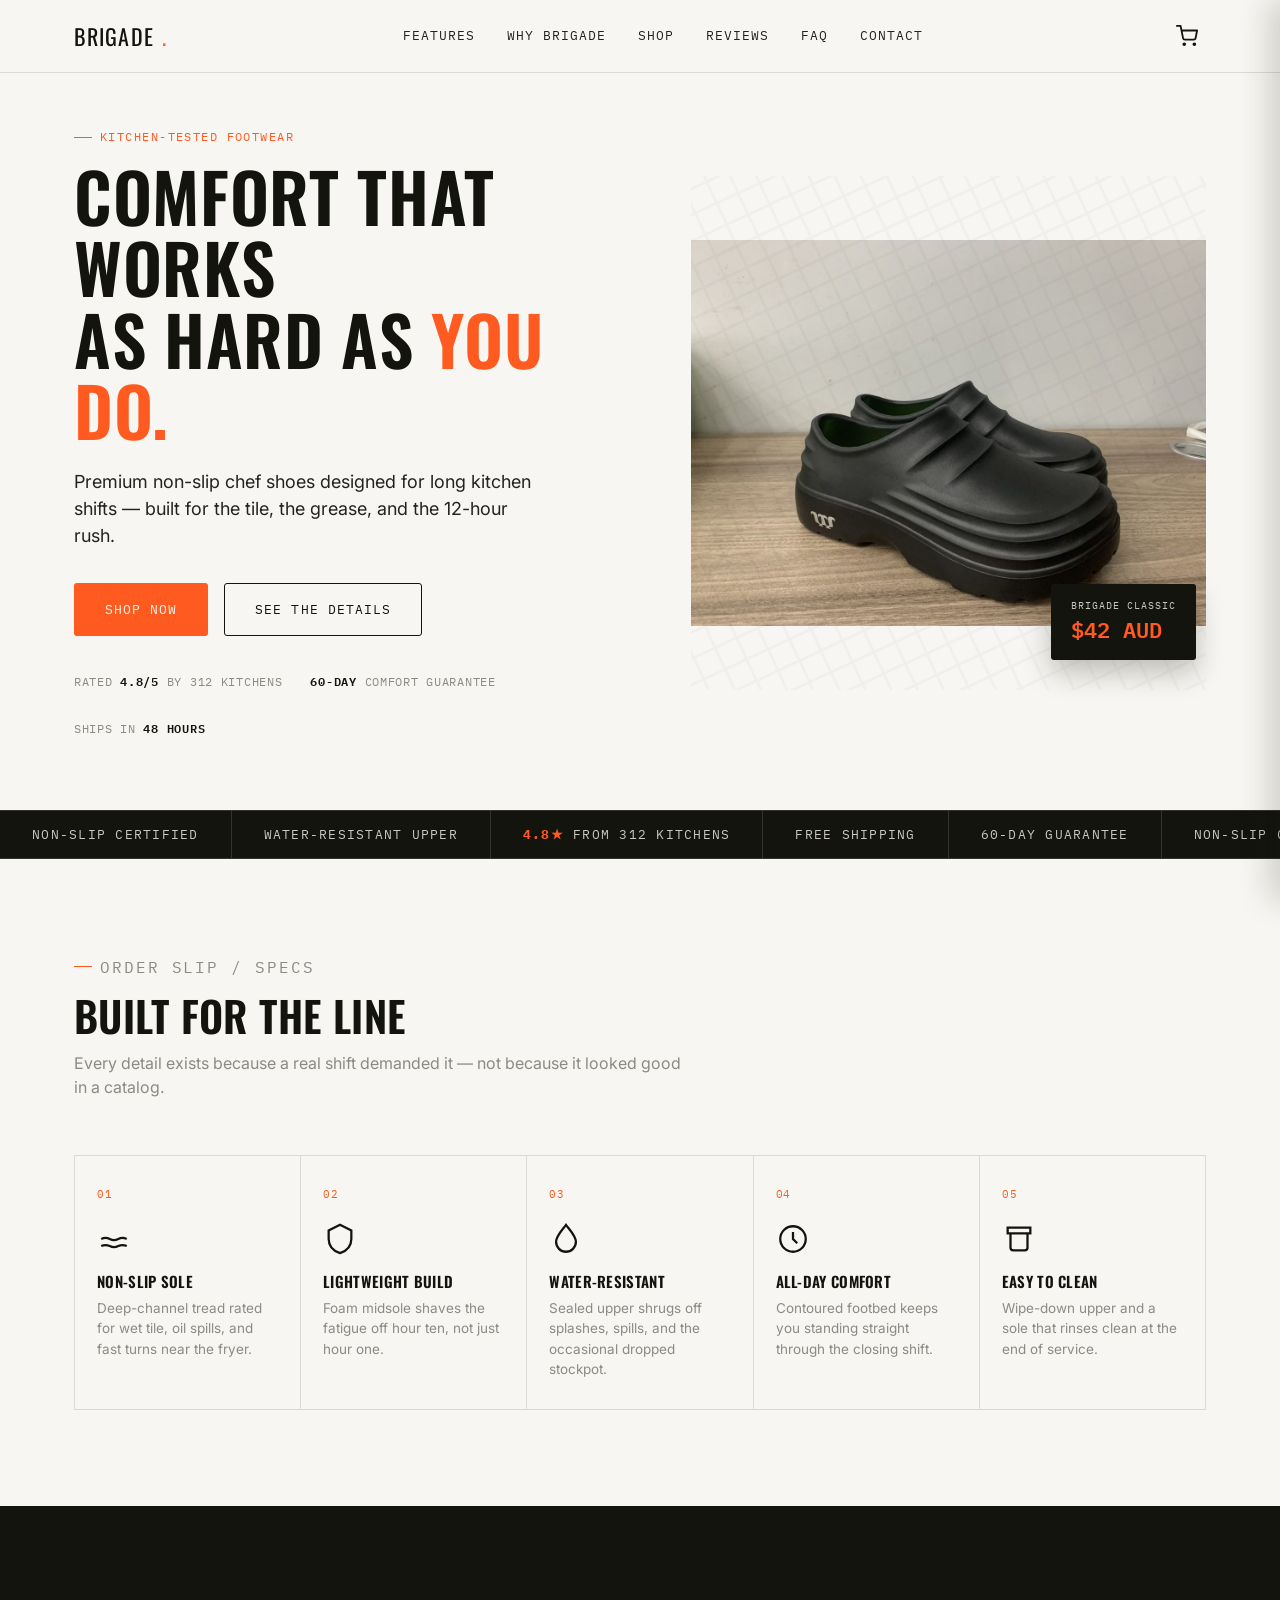
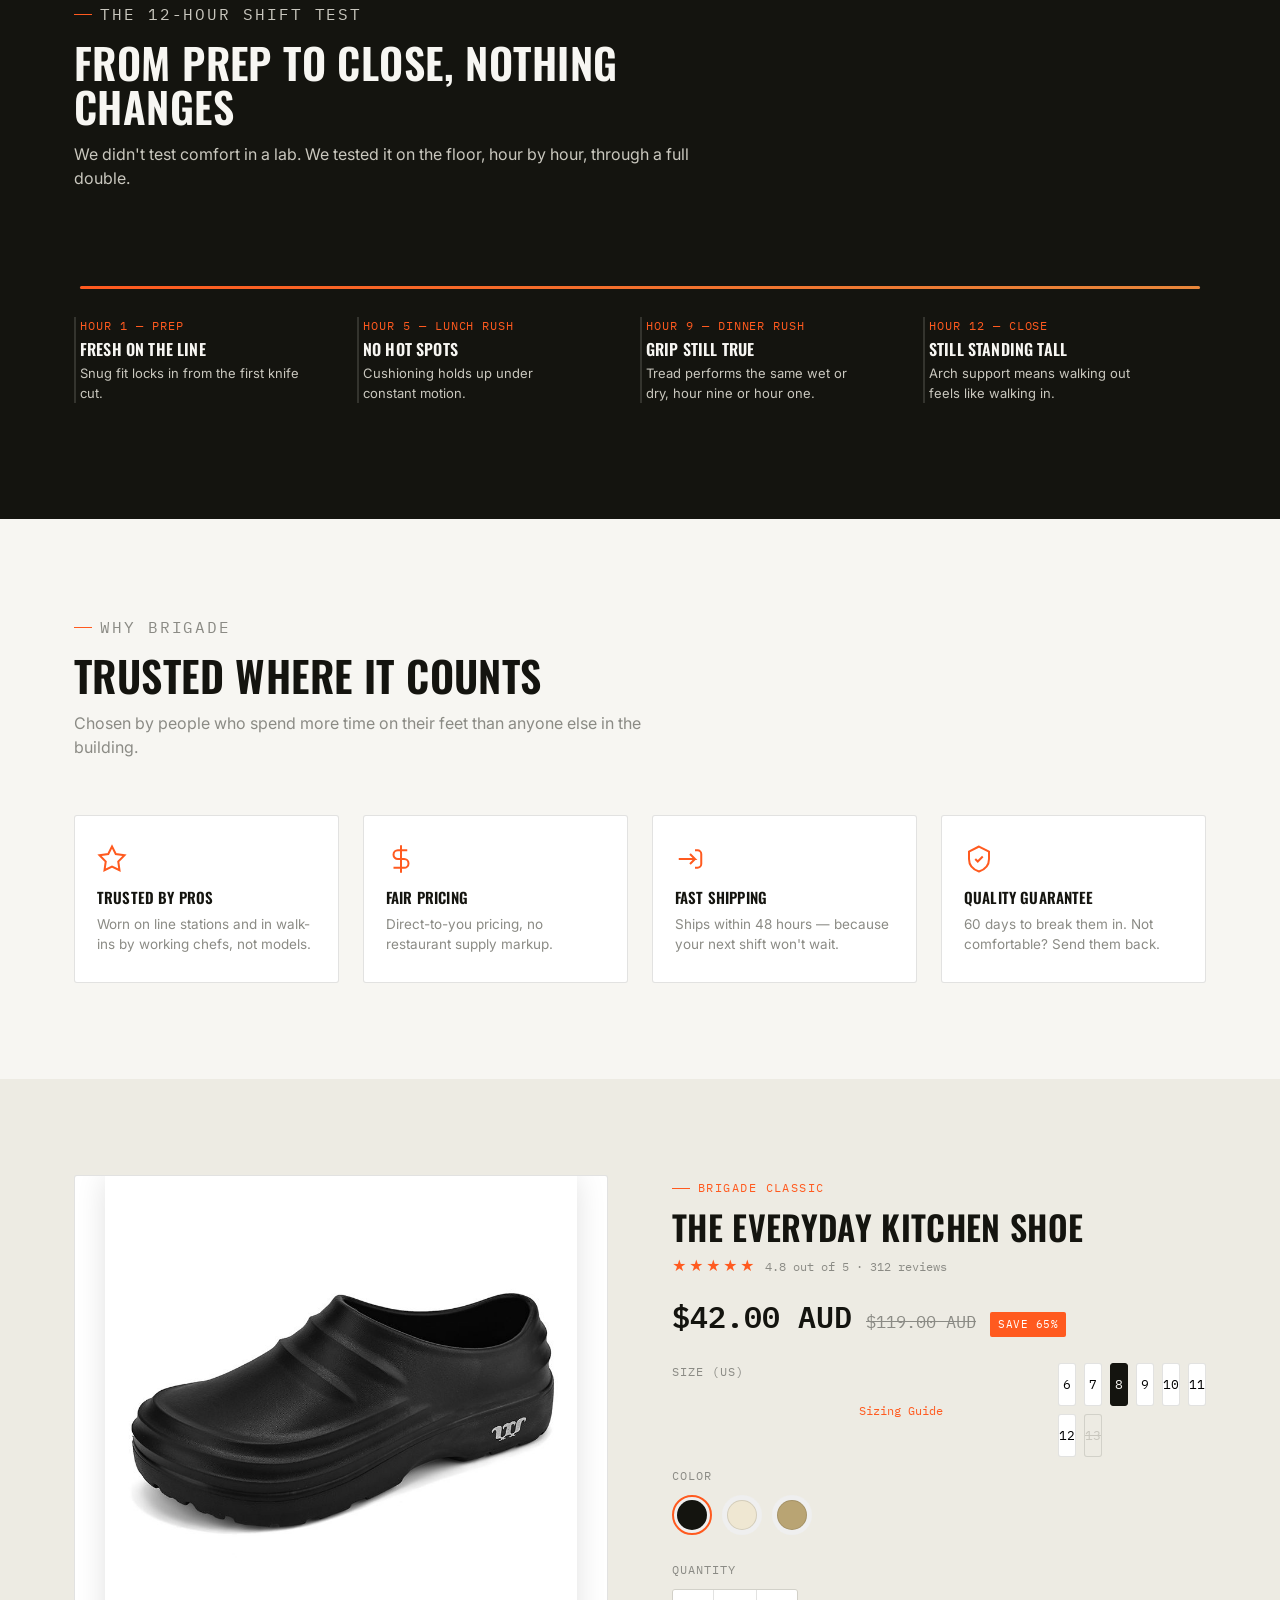
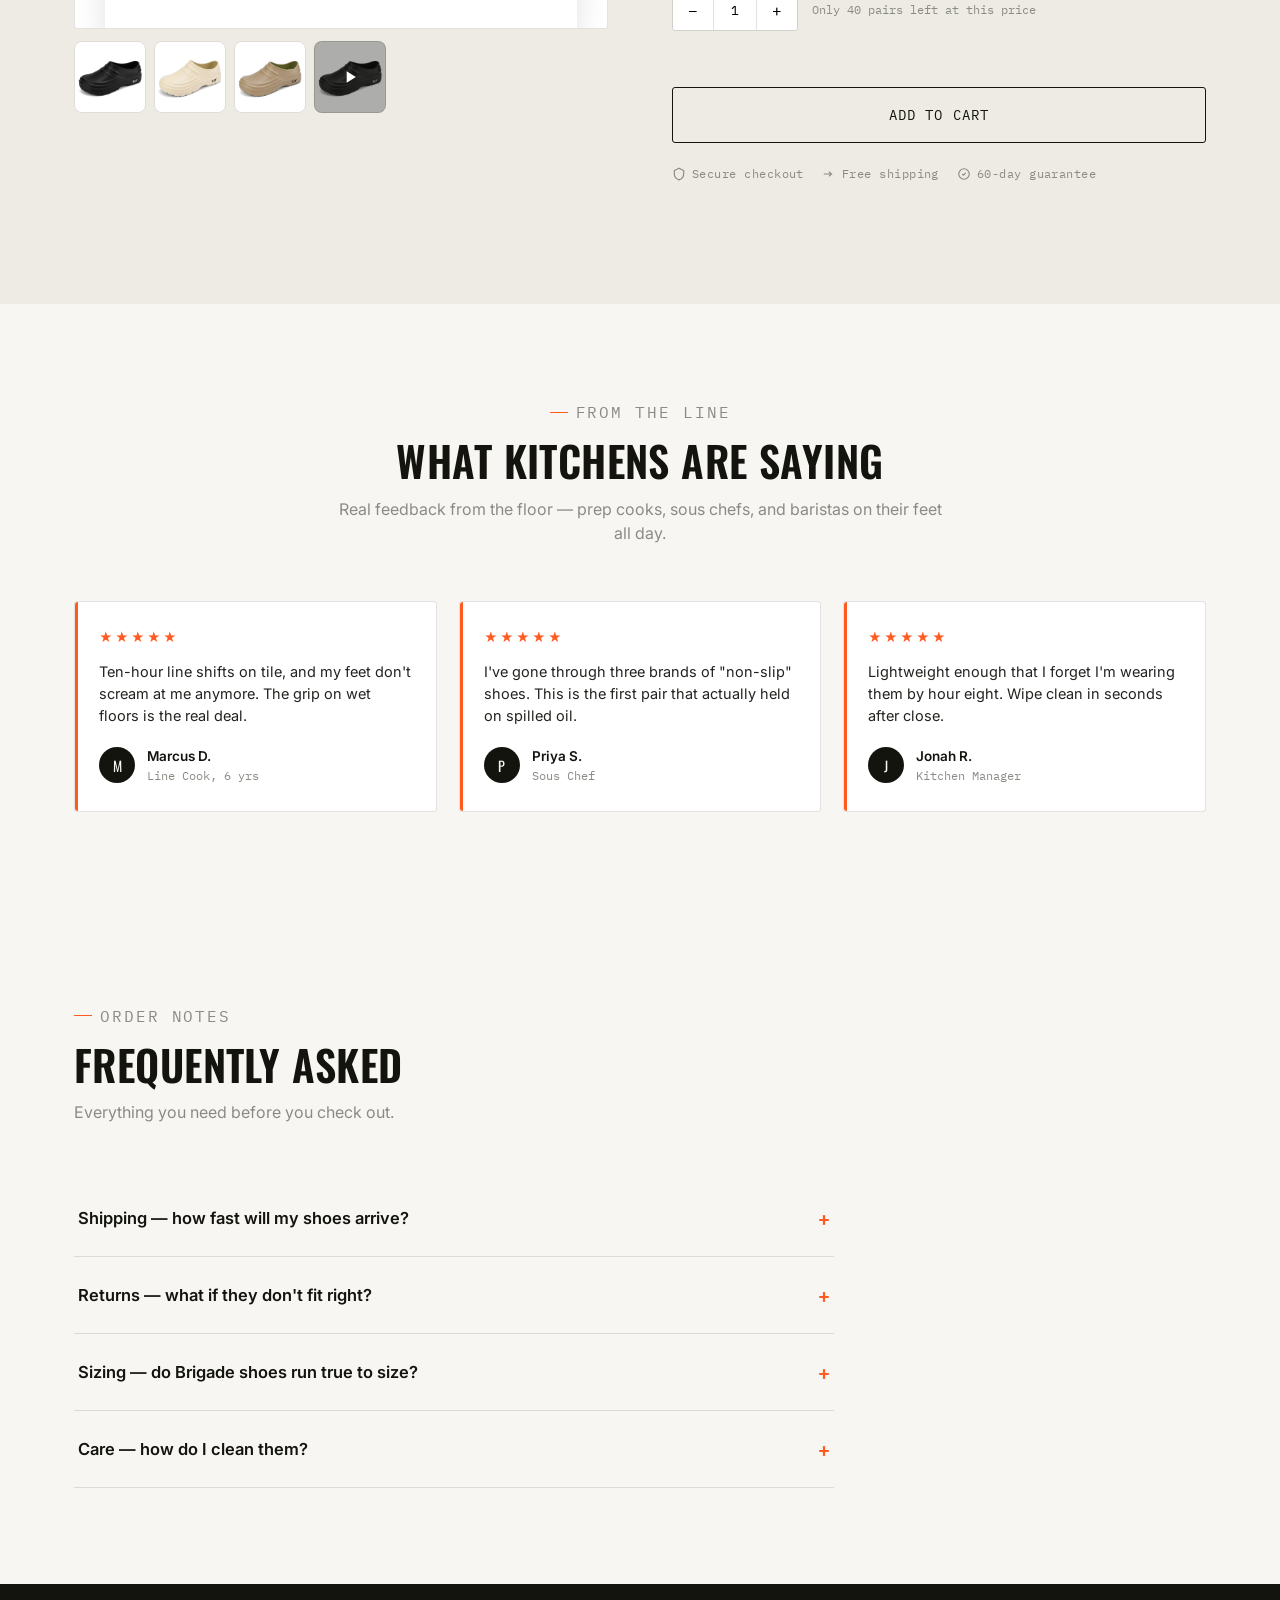
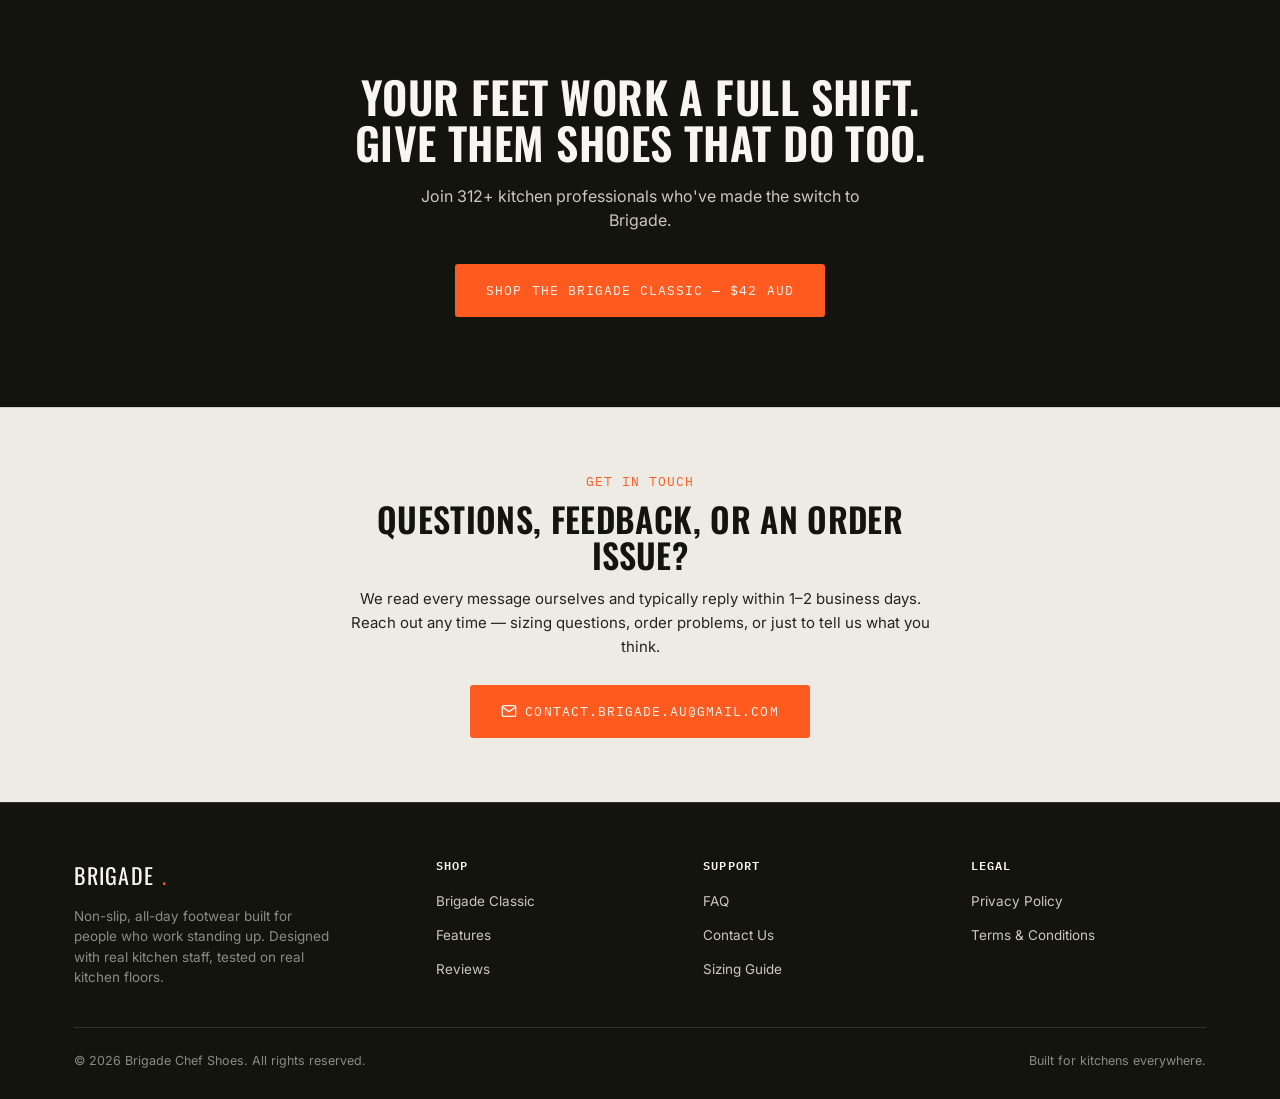
<file: index.html>
<!DOCTYPE html>
<html lang="en">
<head>
<meta charset="UTF-8">
<meta name="viewport" content="width=device-width, initial-scale=1.0">
<title>Brigade — Non-Slip Chef Shoes for Kitchen Professionals</title>
<meta name="description" content="Brigade Chef Shoes: premium non-slip, water-resistant work shoes built for long kitchen shifts. Trusted by cooks, chefs and hospitality staff. Free shipping, 60-day guarantee.">
<meta name="keywords" content="chef shoes, non-slip kitchen shoes, chef clogs, restaurant work shoes, hospitality footwear, cook shoes">
<link rel="canonical" href="https://xotakazi.github.io/Kitchen-Shoes-Chef-Shoes/">

<!-- Open Graph -->
<meta property="og:type" content="product">
<meta property="og:title" content="Brigade — Non-Slip Chef Shoes for Kitchen Professionals">
<meta property="og:description" content="Comfort that works as hard as you do. Premium non-slip chef shoes designed for long kitchen shifts.">
<meta property="og:image" content="https://xotakazi.github.io/Kitchen-Shoes-Chef-Shoes/brigade-black-studio.jpg">
<meta property="og:url" content="https://xotakazi.github.io/Kitchen-Shoes-Chef-Shoes/">
<meta name="twitter:card" content="summary_large_image">

<!-- Structured data for SEO / rich results -->
<script type="application/ld+json">
{
  "@context": "https://schema.org/",
  "@type": "Product",
  "name": "Brigade Chef Shoe",
  "description": "Premium non-slip, lightweight, water-resistant chef shoes designed for long kitchen shifts.",
  "brand": { "@type": "Brand", "name": "Brigade" },
  "offers": {
    "@type": "Offer",
    "priceCurrency": "AUD",
    "price": "42.00",
    "availability": "https://schema.org/InStock"
  },
  "aggregateRating": {
    "@type": "AggregateRating",
    "ratingValue": "4.8",
    "reviewCount": "312"
  }
}
</script>

<link rel="preconnect" href="https://fonts.googleapis.com">
<link rel="preconnect" href="https://fonts.gstatic.com" crossorigin>
<link href="https://fonts.googleapis.com/css2?family=Oswald:wght@500;600;700&family=Inter:wght@400;500;600;700&family=IBM+Plex+Mono:wght@400;500;600&display=swap" rel="stylesheet">
<link rel="stylesheet" href="styles.css">
<link rel="icon" href="data:image/svg+xml,%3Csvg xmlns='http://www.w3.org/2000/svg' viewBox='0 0 100 100'%3E%3Crect width='100' height='100' rx='18' fill='%2314140F'/%3E%3Ctext x='50' y='68' font-size='54' font-family='Arial,sans-serif' font-weight='700' fill='%23FF5A1F' text-anchor='middle'%3ES%3C/text%3E%3C/svg%3E">
</head>
<body>

<a href="#main" class="skip-link">Skip to content</a>

<!-- ============ NAV ============ -->
<header class="nav">
  <div class="wrap">
    <a href="#top" class="nav-logo">BRIGADE<span class="dot">.</span></a>
    <nav class="nav-links" id="navLinks">
      <a href="#features">Features</a>
      <a href="#why">Why Brigade</a>
      <a href="#shop">Shop</a>
      <a href="#reviews">Reviews</a>
      <a href="#faq">FAQ</a>
      <a href="#contact">Contact</a>
    </nav>
    <button class="nav-toggle" id="navToggle" aria-label="Toggle menu" aria-expanded="false">
      <span></span><span></span><span></span>
    </button>
    <button id="cartToggle" aria-label="Open cart" style="position:relative;background:none;border:0;cursor:pointer;padding:8px;margin-left:8px;display:inline-flex;align-items:center;">
      <svg width="22" height="22" viewBox="0 0 24 24" fill="none" stroke="var(--ink)" stroke-width="2" stroke-linecap="round" stroke-linejoin="round"><circle cx="9" cy="21" r="1"></circle><circle cx="20" cy="21" r="1"></circle><path d="M1 1h4l2.68 13.39a2 2 0 0 0 2 1.61h9.72a2 2 0 0 0 2-1.61L23 6H6"></path></svg>
      <span id="cartCount" style="display:none;position:absolute;top:2px;right:2px;background:var(--flame);color:#fff;font-family:var(--font-mono);font-size:10px;line-height:1;min-width:16px;height:16px;border-radius:8px;align-items:center;justify-content:center;padding:0 3px;">0</span>
    </button>
  </div>
</header>

<main id="main">

<!-- ============ HERO ============ -->
<section class="hero" id="top">
  <div class="wrap">
    <div class="hero-copy">
      <p class="eyebrow">Kitchen-Tested Footwear</p>
      <h1>Comfort That Works<br>as Hard as <span class="accent">You Do.</span></h1>
      <p class="hero-sub">Premium non-slip chef shoes designed for long kitchen shifts — built for the tile, the grease, and the 12-hour rush.</p>
      <div class="hero-actions">
        <a href="#shop" class="btn btn-primary">Shop Now</a>
        <a href="#features" class="btn btn-ghost">See the Details</a>
      </div>
      <div class="hero-meta">
        <div>Rated <span>4.8/5</span> by 312 kitchens</div>
        <div><span>60-Day</span> comfort guarantee</div>
        <div>Ships in <span>48 Hours</span></div>
      </div>
    </div>
    <div class="hero-visual">
      <svg class="tread-bg" viewBox="0 0 400 400" aria-hidden="true">
        <defs>
          <pattern id="treadPattern" width="26" height="26" patternUnits="userSpaceOnUse" patternTransform="rotate(20)">
            <rect width="26" height="26" fill="none"/>
            <path d="M0 13 L13 0 L26 13 L13 26 Z" fill="none" stroke="#14140F" stroke-opacity="0.06" stroke-width="2"/>
          </pattern>
        </defs>
        <rect width="400" height="400" fill="url(#treadPattern)"/>
      </svg>
      <img src="brigade-black-lifestyle.jpg" alt="Brigade chef shoe, side view" class="shoe-hero">
      <div class="price-tag">
        <div class="label">Brigade Classic</div>
        <div class="amount">$42 AUD</div>
      </div>
    </div>
  </div>
</section>

<!-- ============ MARQUEE ============ -->
<div class="marquee-strip" aria-hidden="true">
  <div class="marquee-track">
    <span>NON-SLIP CERTIFIED</span>
    <span>WATER-RESISTANT UPPER</span>
    <span><strong>4.8★</strong> FROM 312 KITCHENS</span>
    <span>FREE SHIPPING</span>
    <span>60-DAY GUARANTEE</span>
    <span>NON-SLIP CERTIFIED</span>
    <span>WATER-RESISTANT UPPER</span>
    <span><strong>4.8★</strong> FROM 312 KITCHENS</span>
    <span>FREE SHIPPING</span>
    <span>60-DAY GUARANTEE</span>
  </div>
</div>

<!-- ============ FEATURES ============ -->
<section id="features">
  <div class="wrap">
    <div class="section-head reveal">
      <p class="eyebrow">Order Slip / Specs</p>
      <h2>Built for the Line</h2>
      <p>Every detail exists because a real shift demanded it — not because it looked good in a catalog.</p>
    </div>
    <div class="features-grid">
      <div class="feature-card reveal">
        <span class="feature-num">01</span>
        <svg class="ic" viewBox="0 0 24 24" fill="none" stroke="currentColor" stroke-width="1.6"><path d="M3 17c2-1 4-1 6 0s4 1 6 0 4-1 6 0"/><path d="M3 12c2-1 4-1 6 0s4 1 6 0 4-1 6 0"/></svg>
        <h3>Non-Slip Sole</h3>
        <p>Deep-channel tread rated for wet tile, oil spills, and fast turns near the fryer.</p>
      </div>
      <div class="feature-card reveal">
        <span class="feature-num">02</span>
        <svg class="ic" viewBox="0 0 24 24" fill="none" stroke="currentColor" stroke-width="1.6"><path d="M12 2 L4 6 v6c0 5 3.5 8.5 8 10 4.5-1.5 8-5 8-10V6z"/></svg>
        <h3>Lightweight Build</h3>
        <p>Foam midsole shaves the fatigue off hour ten, not just hour one.</p>
      </div>
      <div class="feature-card reveal">
        <span class="feature-num">03</span>
        <svg class="ic" viewBox="0 0 24 24" fill="none" stroke="currentColor" stroke-width="1.6"><path d="M12 2C9 6 5 10 5 14a7 7 0 0 0 14 0c0-4-4-8-7-12z"/></svg>
        <h3>Water-Resistant</h3>
        <p>Sealed upper shrugs off splashes, spills, and the occasional dropped stockpot.</p>
      </div>
      <div class="feature-card reveal">
        <span class="feature-num">04</span>
        <svg class="ic" viewBox="0 0 24 24" fill="none" stroke="currentColor" stroke-width="1.6"><circle cx="12" cy="12" r="9"/><path d="M12 7v5l3 3"/></svg>
        <h3>All-Day Comfort</h3>
        <p>Contoured footbed keeps you standing straight through the closing shift.</p>
      </div>
      <div class="feature-card reveal">
        <span class="feature-num">05</span>
        <svg class="ic" viewBox="0 0 24 24" fill="none" stroke="currentColor" stroke-width="1.6"><path d="M4 4h16v4H4z"/><path d="M6 8v10a2 2 0 0 0 2 2h8a2 2 0 0 0 2-2V8"/></svg>
        <h3>Easy to Clean</h3>
        <p>Wipe-down upper and a sole that rinses clean at the end of service.</p>
      </div>
    </div>
  </div>
</section>

<!-- ============ SHIFT TIMELINE (signature element) ============ -->
<section class="shift">
  <div class="wrap">
    <div class="section-head reveal">
      <p class="eyebrow">The 12-Hour Shift Test</p>
      <h2>From Prep to Close, Nothing Changes</h2>
      <p>We didn't test comfort in a lab. We tested it on the floor, hour by hour, through a full double.</p>
    </div>
    <div class="shift-line reveal">
      <div class="shift-track"><div class="shift-fill" id="shiftFill"></div></div>
      <div class="shift-points">
        <div class="shift-point">
          <span class="hr">Hour 1 — Prep</span>
          <h4>Fresh on the line</h4>
          <p>Snug fit locks in from the first knife cut.</p>
        </div>
        <div class="shift-point">
          <span class="hr">Hour 5 — Lunch Rush</span>
          <h4>No hot spots</h4>
          <p>Cushioning holds up under constant motion.</p>
        </div>
        <div class="shift-point">
          <span class="hr">Hour 9 — Dinner Rush</span>
          <h4>Grip still true</h4>
          <p>Tread performs the same wet or dry, hour nine or hour one.</p>
        </div>
        <div class="shift-point">
          <span class="hr">Hour 12 — Close</span>
          <h4>Still standing tall</h4>
          <p>Arch support means walking out feels like walking in.</p>
        </div>
      </div>
    </div>
  </div>
</section>

<!-- ============ WHY CHOOSE US ============ -->
<section id="why">
  <div class="wrap">
    <div class="section-head reveal">
      <p class="eyebrow">Why Brigade</p>
      <h2>Trusted Where It Counts</h2>
      <p>Chosen by people who spend more time on their feet than anyone else in the building.</p>
    </div>
    <div class="why-grid">
      <div class="why-card reveal">
        <svg class="ic" viewBox="0 0 24 24" fill="none" stroke="currentColor" stroke-width="1.6"><path d="M12 2l3 6 7 1-5 5 1 7-6-3-6 3 1-7-5-5 7-1z"/></svg>
        <h3>Trusted by Pros</h3>
        <p>Worn on line stations and in walk-ins by working chefs, not models.</p>
      </div>
      <div class="why-card reveal">
        <svg class="ic" viewBox="0 0 24 24" fill="none" stroke="currentColor" stroke-width="1.6"><path d="M12 1v22M17 5H9.5a3.5 3.5 0 0 0 0 7h5a3.5 3.5 0 0 1 0 7H6"/></svg>
        <h3>Fair Pricing</h3>
        <p>Direct-to-you pricing, no restaurant supply markup.</p>
      </div>
      <div class="why-card reveal">
        <svg class="ic" viewBox="0 0 24 24" fill="none" stroke="currentColor" stroke-width="1.6"><path d="M3 12h13l-4-4m4 4-4 4"/><path d="M16 5h2a3 3 0 0 1 3 3v8a3 3 0 0 1-3 3h-2"/></svg>
        <h3>Fast Shipping</h3>
        <p>Ships within 48 hours — because your next shift won't wait.</p>
      </div>
      <div class="why-card reveal">
        <svg class="ic" viewBox="0 0 24 24" fill="none" stroke="currentColor" stroke-width="1.6"><path d="M12 2 4 6v6c0 5 3.5 8.5 8 10 4.5-1.5 8-5 8-10V6z"/><path d="M9 12l2 2 4-4"/></svg>
        <h3>Quality Guarantee</h3>
        <p>60 days to break them in. Not comfortable? Send them back.</p>
      </div>
    </div>
  </div>
</section>

<!-- ============ SHOWCASE / BUY ============ -->
<section class="showcase" id="shop">
  <div class="wrap">
    <div class="showcase-inner">
      <div class="gallery reveal">
        <div class="gallery-main" id="galleryMain">
          <!-- Main media: defaults to the Kitchen Black studio shot. -->
          <img id="mainMedia" src="brigade-black-studio.jpg" alt="Brigade Classic chef shoe, Kitchen Black" style="width:100%;height:auto;object-fit:contain;border-radius:10px;box-shadow:0 10px 30px rgba(20,20,15,0.12);">
        </div>
        <div class="gallery-thumbs" id="galleryThumbs" style="display:flex;gap:8px;margin-top:12px;flex-wrap:wrap;">
          <!-- Thumb 1: Kitchen Black studio shot -->
<button class="thumb active" data-type="image" data-src="brigade-black-studio.jpg" aria-label="Black studio shot" style="border:0;background:transparent;padding:0;">
  <img src="brigade-black-studio.jpg" alt="Brigade Classic, Kitchen Black studio shot" style="width:72px;height:72px;object-fit:cover;border-radius:8px;border:1px solid rgba(0,0,0,0.06);">
</button>

<!-- Thumb 2: Creamy colorway -->
<button class="thumb" data-type="image" data-src="brigade-creamy.jpg" aria-label="Creamy colorway" style="border:0;background:transparent;padding:0;">
  <img src="brigade-creamy.jpg" alt="Brigade Classic, Creamy colorway" style="width:72px;height:72px;object-fit:cover;border-radius:8px;border:1px solid rgba(0,0,0,0.06);">
</button>

<!-- Thumb 3: Dark Creamy colorway -->
<button class="thumb" data-type="image" data-src="brigade-dark-creamy.jpg" aria-label="Dark Creamy colorway" style="border:0;background:transparent;padding:0;">
  <img src="brigade-dark-creamy.jpg" alt="Brigade Classic, Dark Creamy colorway" style="width:72px;height:72px;object-fit:cover;border-radius:8px;border:1px solid rgba(0,0,0,0.06);">
</button>

<!-- Thumb 4: Product video -->
<button class="thumb" data-type="video" data-src="redirectFileUrl.mp4" aria-label="Product video" style="border:0;background:transparent;padding:0;position:relative;">
  <img src="brigade-black-studio.jpg" alt="Product video" style="width:72px;height:72px;object-fit:cover;border-radius:8px;border:1px solid rgba(0,0,0,0.06);">
  <span style="position:absolute;inset:0;display:flex;align-items:center;justify-content:center;background:rgba(20,20,15,0.35);border-radius:8px;">
    <svg width="20" height="20" viewBox="0 0 24 24" fill="white"><path d="M8 5v14l11-7z"/></svg>
  </span>
</button>
        </div>
      </div>

      <div class="buy-panel reveal">
        <p class="eyebrow">Brigade Classic</p>
        <h2>The Everyday Kitchen Shoe</h2>
        <div class="stars">★★★★★<span>4.8 out of 5 · 312 reviews</span></div>
        <div class="price-row">
          <span class="now">$42.00 AUD</span>
          <span class="was">$119.00 AUD</span>
          <span class="save">SAVE 65%</span>
        </div>

        <div class="option-block">
          <div class="option-label"><span>Size (US)</span><button type="button" onclick="document.getElementById('faq-sizing').scrollIntoView({behavior:'smooth'});" style="font-family:var(--font-mono);font-size:12px;color:var(--flame);background:none;border:0;cursor:pointer;">Sizing Guide</button>
          <div class="size-grid" id="sizeGrid">
            <button data-size="6">6</button>
            <button data-size="7">7</button>
            <button data-size="8" class="selected">8</button>
            <button data-size="9">9</button>
            <button data-size="10">10</button>
            <button data-size="11">11</button>
            <button data-size="12">12</button>
            <button data-size="13" disabled>13</button>
          </div>
        </div>

        <div class="option-block">
          <div class="option-label"><span>Color</span></div>
          <div class="color-grid" id="colorGrid">
            <button class="color-swatch selected" data-color="Kitchen Black" data-image="brigade-black-studio.jpg" aria-label="Kitchen Black"><span class="core" style="background:#14140F"></span></button>
            <button class="color-swatch" data-color="Creamy" data-image="brigade-creamy.jpg" aria-label="Creamy"><span class="core" style="background:#EFE7D2"></span></button>
            <button class="color-swatch" data-color="Dark Creamy" data-image="brigade-dark-creamy.jpg" aria-label="Dark Creamy"><span class="core" style="background:#B9A473"></span></button>
          </div>
        </div>

        <div class="option-block">
          <div class="option-label"><span>Quantity</span></div>
          <div class="qty-row">
            <div class="qty-control">
              <button type="button" id="qtyMinus" aria-label="Decrease quantity">−</button>
              <input type="text" id="qtyInput" value="1" inputmode="numeric" aria-label="Quantity">
              <button type="button" id="qtyPlus" aria-label="Increase quantity">+</button>
            </div>
            <span style="font-family:var(--font-mono); font-size:12px; color:var(--steel);">Only 40 pairs left at this price</span>
          </div>
        </div>

        <div class="buy-actions">
          <div class="paypal-slot" id="paypalSlot">
            <div id="paypal-button-container"></div>
            <p id="result-message" style="font-family:var(--font-mono, monospace);font-size:13px;color:var(--steel, #8B8B85);margin-top:10px;"></p>
          </div>
          <button class="btn btn-ghost" id="addCartBtn" type="button">Add to Cart</button>
        </div>

        <div class="trust-row">
          <span><svg class="ic" viewBox="0 0 24 24" fill="none" stroke="currentColor" stroke-width="2"><path d="M12 2 4 6v6c0 5 3.5 8.5 8 10 4.5-1.5 8-5 8-10V6z"/></svg> Secure checkout</span>
          <span><svg class="ic" viewBox="0 0 24 24" fill="none" stroke="currentColor" stroke-width="2"><path d="M3 12h13l-4-4m4 4-4 4"/></svg> Free shipping</span>
          <span><svg class="ic" viewBox="0 0 24 24" fill="none" stroke="currentColor" stroke-width="2"><path d="M9 12l2 2 4-4"/><circle cx="12" cy="12" r="9"/></svg> 60-day guarantee</span>
        </div>
      </div>
    </div>
  </div>
</section>

<!-- ============ REVIEWS ============ -->
<section id="reviews">
  <div class="wrap">
    <div class="section-head center reveal" style="margin-left:auto;margin-right:auto;">
      <p class="eyebrow" style="justify-content:center;">From the Line</p>
      <h2>What Kitchens Are Saying</h2>
      <p>Real feedback from the floor — prep cooks, sous chefs, and baristas on their feet all day.</p>
    </div>
    <div class="reviews-grid">
      <div class="review-card reveal">
        <div class="review-stars">★★★★★</div>
        <p class="quote">Ten-hour line shifts on tile, and my feet don't scream at me anymore. The grip on wet floors is the real deal.</p>
        <div class="review-who">
          <div class="review-avatar">M</div>
          <div><strong>Marcus D.</strong><span>Line Cook, 6 yrs</span></div>
        </div>
      </div>
      <div class="review-card reveal">
        <div class="review-stars">★★★★★</div>
        <p class="quote">I've gone through three brands of "non-slip" shoes. This is the first pair that actually held on spilled oil.</p>
        <div class="review-who">
          <div class="review-avatar">P</div>
          <div><strong>Priya S.</strong><span>Sous Chef</span></div>
        </div>
      </div>
      <div class="review-card reveal">
        <div class="review-stars">★★★★★</div>
        <p class="quote">Lightweight enough that I forget I'm wearing them by hour eight. Wipe clean in seconds after close.</p>
        <div class="review-who">
          <div class="review-avatar">J</div>
          <div><strong>Jonah R.</strong><span>Kitchen Manager</span></div>
        </div>
      </div>
    </div>
  </div>
</section>

<!-- ============ FAQ ============ -->
<section id="faq">
  <div class="wrap">
    <div class="section-head reveal">
      <p class="eyebrow">Order Notes</p>
      <h2>Frequently Asked</h2>
      <p>Everything you need before you check out.</p>
    </div>
    <div class="faq-list">
      <div class="faq-item reveal">
        <button class="faq-q" aria-expanded="false">Shipping — how fast will my shoes arrive?<span class="plus">+</span></button>
        <div class="faq-a"><div class="faq-a-inner">Orders ship within 48 hours from our warehouse. Standard shipping takes 3–6 business days; expedited options are available at checkout. Shipping is free on every order — it's already included in the price.</div></div>
      </div>
      <div class="faq-item reveal">
        <button class="faq-q" aria-expanded="false">Returns — what if they don't fit right?<span class="plus">+</span></button>
        <div class="faq-a"><div class="faq-a-inner">You have 60 days to wear-test your Brigade shoes. If they're not the most comfortable shoes you've worked in, send them back for a full refund or free size exchange.</div></div>
      </div>
      <div class="faq-item reveal" id="faq-sizing">
        <button class="faq-q" aria-expanded="false">Sizing — do Brigade shoes run true to size?<span class="plus">+</span></button>
        <div class="faq-a"><div class="faq-a-inner">Brigade fits true to standard US sizing. If you typically wear a half size, we recommend sizing up for extra room around thick kitchen socks.</div></div>
      </div>
      <div class="faq-item reveal">
        <button class="faq-q" aria-expanded="false">Care — how do I clean them?<span class="plus">+</span></button>
        <div class="faq-a"><div class="faq-a-inner">Wipe the upper with a damp cloth and mild soap. The sole can be rinsed directly under a tap. Avoid machine washing or high heat drying to preserve the material.</div></div>
      </div>
    </div>
  </div>
</section>

<!-- ============ CLOSING CTA ============ -->
<section class="closing-cta">
  <div class="wrap">
    <h2>Your Feet Work a Full Shift.<br>Give Them Shoes That Do Too.</h2>
    <p>Join 312+ kitchen professionals who've made the switch to Brigade.</p>
    <a href="#shop" class="btn btn-primary">Shop the Brigade Classic — $42 AUD</a>
  </div>
</section>

</main>

<!-- ============ CONTACT ============ -->
<section id="contact" style="padding:64px 0;background:var(--paper-dim);border-top:1px solid var(--line);">
  <div class="wrap" style="max-width:640px;text-align:center;">
    <p style="font-family:var(--font-mono);font-size:12.5px;text-transform:uppercase;letter-spacing:0.08em;color:var(--flame);margin-bottom:10px;">Get In Touch</p>
    <h2 style="font-family:var(--font-display);text-transform:uppercase;font-size:clamp(24px,3.5vw,34px);letter-spacing:0.01em;margin-bottom:14px;">Questions, Feedback, or an Order Issue?</h2>
    <p style="color:var(--ink-soft);font-size:15px;line-height:1.6;margin-bottom:26px;">We read every message ourselves and typically reply within 1–2 business days. Reach out any time — sizing questions, order problems, or just to tell us what you think.</p>
    <a href="mailto:contact.brigade.au@gmail.com" class="btn btn-primary" style="display:inline-flex;align-items:center;gap:8px;">
      <svg width="16" height="16" viewBox="0 0 24 24" fill="none" stroke="currentColor" stroke-width="2" stroke-linecap="round" stroke-linejoin="round"><path d="M4 4h16v16H4z" opacity="0"></path><path d="M22 6l-10 7L2 6"></path><rect x="2" y="4" width="20" height="16" rx="2"></rect></svg>
      contact.brigade.au@gmail.com
    </a>
  </div>
</section>

<!-- ============ FOOTER ============ -->
<footer>
  <div class="wrap">
    <div class="footer-grid">
      <div class="footer-brand">
        <div class="nav-logo">BRIGADE<span class="dot" style="color:var(--flame);">.</span></div>
        <p>Non-slip, all-day footwear built for people who work standing up. Designed with real kitchen staff, tested on real kitchen floors.</p>
      </div>
      <div class="footer-col">
        <h4>Shop</h4>
        <ul>
          <li><a href="#shop">Brigade Classic</a></li>
          <li><a href="#features">Features</a></li>
          <li><a href="#reviews">Reviews</a></li>
        </ul>
      </div>
      <div class="footer-col">
        <h4>Support</h4>
        <ul>
          <li><a href="#faq">FAQ</a></li>
          <li><a href="mailto:contact.brigade.au@gmail.com">Contact Us</a></li>
          <li><a href="#faq-sizing">Sizing Guide</a></li>
        </ul>
      </div>
      <div class="footer-col">
        <h4>Legal</h4>
        <ul>
          <li><a href="privacy.html">Privacy Policy</a></li>
          <li><a href="terms.html">Terms &amp; Conditions</a></li>
        </ul>
      </div>
    </div>
    <div class="footer-bottom">
      <span>&copy; <span id="year"></span> Brigade Chef Shoes. All rights reserved.</span>
      <span>Built for kitchens everywhere.</span>
    </div>
  </div>
</footer>

<div class="toast" id="toast"></div>

<!-- PayPal Smart Buttons SDK -->
<script src="https://www.paypal.com/sdk/js?client-id=AQ2Lm3THawaHPbsIBNZBjORK092n69iG9ucAvXdqLNKXJ4nWEhGqz_M5YoI0Hu7WHlRWyiPHkM97xztA&currency=AUD&components=buttons&enable-funding=venmo,paylater,card" data-sdk-integration-source="developer-studio"></script>
<script src="app.js"></script>
<script src="script.js"></script>

<!-- Small gallery switcher to swap main media between images and video thumbnails -->
<script>
  (function(){
    const thumbs = document.querySelectorAll('#galleryThumbs .thumb');
    const galleryMain = document.getElementById('galleryMain');

    function setActive(button){
      thumbs.forEach(b=>b.classList.remove('active'));
      button.classList.add('active');
    }

    function showMedia(type, src){
      if(type === 'video'){
        // create a video element (use controls and muted autoplay loop for preview)
        galleryMain.innerHTML = `<video id="mainMedia" controls style="width:100%;height:auto;border-radius:10px;box-shadow:0 10px 30px rgba(20,20,15,0.12);background:#000;">
          <source src="${src}">
          Your browser does not support the video tag.
        </video>`;
      } else {
        galleryMain.innerHTML = `<img id="mainMedia" src="${src}" alt="Brigade product" style="width:100%;height:auto;object-fit:contain;border-radius:10px;box-shadow:0 10px 30px rgba(20,20,15,0.12);">`;
      }
    }

    thumbs.forEach(btn=>{
      btn.addEventListener('click', ()=>{
        const type = btn.dataset.type || 'image';
        const src = btn.dataset.src;
        if(!src) return;
        setActive(btn);
        showMedia(type, src);
      });
    });

    // Accessibility: allow keyboard activation
    thumbs.forEach(btn=>btn.setAttribute('tabindex','0'));
    thumbs.forEach(btn=>btn.addEventListener('keydown', e=>{ if(e.key === 'Enter' || e.key === ' ') btn.click(); }));
  })();
</script>

<!-- ============ CART DRAWER ============ -->
<div id="cartOverlay" style="position:fixed;inset:0;background:rgba(20,20,15,0.4);z-index:998;opacity:0;pointer-events:none;transition:opacity 0.25s;"></div>
<aside id="cartDrawer" role="dialog" aria-label="Shopping cart" style="position:fixed;top:0;right:0;height:100%;width:min(400px,92vw);background:var(--paper);z-index:999;box-shadow:-10px 0 30px rgba(20,20,15,0.18);transform:translateX(100%);transition:transform 0.28s ease;display:flex;flex-direction:column;">
  <div style="display:flex;align-items:center;justify-content:space-between;padding:20px 22px;border-bottom:1px solid var(--line);">
    <h2 style="font-family:var(--font-display);text-transform:uppercase;font-size:18px;letter-spacing:0.03em;margin:0;">Your Cart</h2>
    <button id="cartClose" aria-label="Close cart" style="background:none;border:0;cursor:pointer;font-size:22px;line-height:1;color:var(--ink);padding:4px;">&times;</button>
  </div>

  <div id="cartItems" style="flex:1;overflow-y:auto;padding:16px 22px;"></div>

  <div id="cartEmpty" style="padding:40px 22px;text-align:center;color:var(--steel);font-family:var(--font-mono);font-size:13px;">Your cart is empty.</div>

  <div id="cartFooter" style="padding:18px 22px;border-top:1px solid var(--line);display:none;">
    <div style="display:flex;justify-content:space-between;align-items:baseline;margin-bottom:14px;">
      <span style="font-family:var(--font-mono);font-size:12.5px;text-transform:uppercase;letter-spacing:0.06em;color:var(--steel);">Subtotal</span>
      <span id="cartSubtotal" style="font-family:var(--font-display);font-size:22px;">$0.00</span>
    </div>
    <div id="cart-paypal-button-container"></div>
    <p id="cart-result-message" style="font-family:var(--font-mono);font-size:12.5px;color:var(--steel);margin-top:8px;text-align:center;"></p>
  </div>
</aside>

<script>
(function () {
  var STORAGE_KEY = 'brigadeCart';
  var cart = [];
  try {
    var saved = localStorage.getItem(STORAGE_KEY);
    if (saved) cart = JSON.parse(saved);
  } catch (e) { cart = []; }

  var overlay = document.getElementById('cartOverlay');
  var drawer = document.getElementById('cartDrawer');
  var cartToggle = document.getElementById('cartToggle');
  var cartClose = document.getElementById('cartClose');
  var cartCount = document.getElementById('cartCount');
  var cartItemsEl = document.getElementById('cartItems');
  var cartEmptyEl = document.getElementById('cartEmpty');
  var cartFooterEl = document.getElementById('cartFooter');
  var cartSubtotalEl = document.getElementById('cartSubtotal');
  var addCartBtn = document.getElementById('addCartBtn');
  var UNIT_PRICE = 42.00;
  var paypalCartRendered = false;

  function saveCart() {
    try { localStorage.setItem(STORAGE_KEY, JSON.stringify(cart)); } catch (e) {}
  }

  function money(n) { return '$' + n.toFixed(2); }

  function renderCart() {
    var totalQty = cart.reduce(function (sum, item) { return sum + item.qty; }, 0);
    if (totalQty > 0) {
      cartCount.textContent = totalQty;
      cartCount.style.display = 'flex';
    } else {
      cartCount.style.display = 'none';
    }

    cartItemsEl.innerHTML = '';
    if (cart.length === 0) {
      cartEmptyEl.style.display = 'block';
      cartFooterEl.style.display = 'none';
      return;
    }
    cartEmptyEl.style.display = 'none';
    cartFooterEl.style.display = 'block';

    var subtotal = 0;
    cart.forEach(function (item, i) {
      subtotal += item.qty * UNIT_PRICE;
      var row = document.createElement('div');
      row.style.cssText = 'display:flex;gap:12px;padding:14px 0;border-bottom:1px solid var(--line);align-items:center;';
      row.innerHTML =
        '<img src="' + item.image + '" alt="' + item.color + '" style="width:56px;height:56px;object-fit:cover;border-radius:8px;border:1px solid rgba(0,0,0,0.06);flex-shrink:0;">' +
        '<div style="flex:1;min-width:0;">' +
          '<div style="font-family:var(--font-body);font-weight:600;font-size:14px;">Brigade Classic</div>' +
          '<div style="font-family:var(--font-mono);font-size:12px;color:var(--steel);margin-top:2px;">Size ' + item.size + ' · ' + item.color + ' · Qty ' + item.qty + '</div>' +
        '</div>' +
        '<div style="font-family:var(--font-body);font-weight:600;font-size:14px;white-space:nowrap;">' + money(item.qty * UNIT_PRICE) + '</div>' +
        '<button data-remove="' + i + '" aria-label="Remove item" style="background:none;border:0;cursor:pointer;color:var(--steel);font-size:18px;line-height:1;padding:4px;">&times;</button>';
      cartItemsEl.appendChild(row);
    });
    cartSubtotalEl.textContent = money(subtotal);

    cartItemsEl.querySelectorAll('[data-remove]').forEach(function (btn) {
      btn.addEventListener('click', function () {
        cart.splice(parseInt(btn.getAttribute('data-remove'), 10), 1);
        saveCart();
        renderCart();
      });
    });

    renderCartPaypal(subtotal);
  }

  function renderCartPaypal(subtotal) {
    var container = document.getElementById('cart-paypal-button-container');
    if (!container || typeof paypal === 'undefined') return;
    container.innerHTML = '';
    paypal.Buttons({
      style: { layout: 'vertical', color: 'gold', shape: 'rect', label: 'paypal' },
      createOrder: function (data, actions) {
        var currentSubtotal = cart.reduce(function (s, it) { return s + it.qty * UNIT_PRICE; }, 0);
        var description = cart.map(function (it) {
          return 'Size ' + it.size + ' ' + it.color + ' x' + it.qty;
        }).join(', ').slice(0, 120);
        return actions.order.create({
          purchase_units: [{
            description: 'Brigade Classic Chef Shoe — ' + description,
            amount: { value: currentSubtotal.toFixed(2), currency_code: 'AUD' }
          }]
        });
      },
      onApprove: function (data, actions) {
        return actions.order.capture().then(function (details) {
          if (details.status === 'COMPLETED') {
            var itemsSummary = cart.map(function (it) {
              return 'Size ' + it.size + ' ' + it.color + ' x' + it.qty;
            }).join(', ');
            var total = cart.reduce(function (s, it) { return s + it.qty * UNIT_PRICE; }, 0).toFixed(2);
            cart = [];
            saveCart();
            var params = new URLSearchParams({
              order_id: details.id,
              items: itemsSummary,
              total: total
            });
            window.location.href = 'order-confirmed.html?' + params.toString();
          } else {
            document.getElementById('cart-result-message').textContent = 'Your payment did not go through (status: ' + details.status + '). Please try again or use a different payment method — you have not been charged.';
            console.warn('PayPal capture did not complete:', details);
          }
        }).catch(function (err) {
          document.getElementById('cart-result-message').textContent = 'Something went wrong processing your payment. Please try again — you have not been charged.';
          console.error('Cart PayPal capture error:', err);
        });
      },
      onCancel: function () {
        document.getElementById('cart-result-message').textContent = 'Checkout cancelled — no charge was made.';
      },
      onError: function (err) {
        document.getElementById('cart-result-message').textContent = 'Something went wrong. Please try again.';
        console.error('Cart PayPal error:', err);
      }
    }).render('#cart-paypal-button-container');
  }

  function openCart() {
    overlay.style.opacity = '1';
    overlay.style.pointerEvents = 'auto';
    drawer.style.transform = 'translateX(0)';
  }
  function closeCart() {
    overlay.style.opacity = '0';
    overlay.style.pointerEvents = 'none';
    drawer.style.transform = 'translateX(100%)';
  }

  if (cartToggle) cartToggle.addEventListener('click', openCart);
  if (cartClose) cartClose.addEventListener('click', closeCart);
  if (overlay) overlay.addEventListener('click', closeCart);

  if (addCartBtn) {
    addCartBtn.addEventListener('click', function () {
      var sizeBtn = document.querySelector('#sizeGrid .selected');
      var colorBtn = document.querySelector('#colorGrid .selected');
      var qtyInput = document.getElementById('qtyInput');

      var size = sizeBtn ? sizeBtn.getAttribute('data-size') : 'N/A';
      var color = colorBtn ? colorBtn.getAttribute('data-color') : 'N/A';
      var image = colorBtn ? colorBtn.getAttribute('data-image') : 'brigade-black-studio.jpg';
      var qty = qtyInput ? (parseInt(qtyInput.value, 10) || 1) : 1;

      var existing = cart.find(function (it) { return it.size === size && it.color === color; });
      if (existing) {
        existing.qty += qty;
      } else {
        cart.push({ size: size, color: color, image: image, qty: qty });
      }
      saveCart();
      renderCart();
      openCart();
    });
  }

  renderCart();
})();
</script>

</body>
</html>
</file>
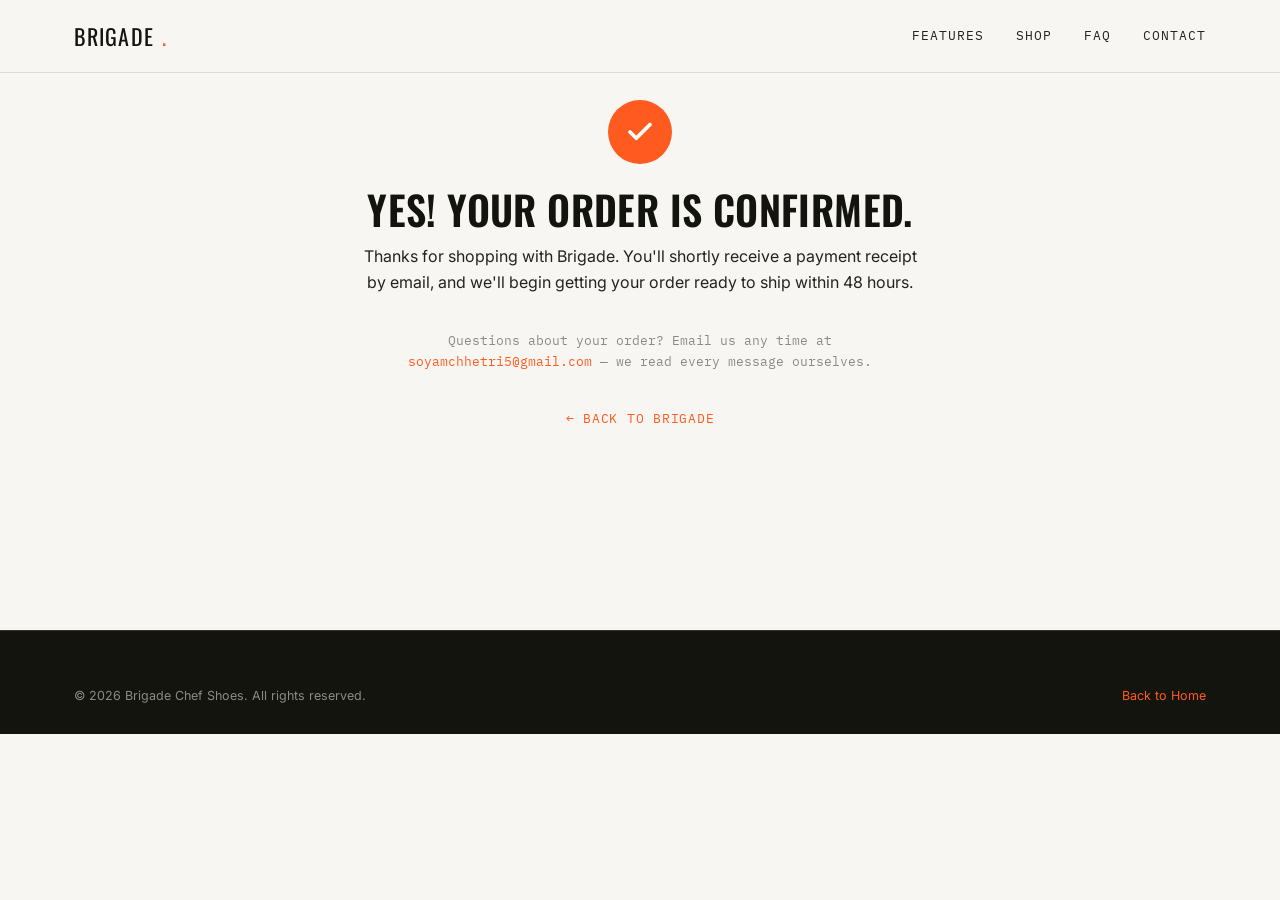
<file: order-confirmed.html>
<!DOCTYPE html>
<html lang="en">
<head>
<meta charset="UTF-8">
<meta name="viewport" content="width=device-width, initial-scale=1.0">
<title>Order Confirmed — Brigade Chef Shoes</title>
<meta name="robots" content="noindex">
<link rel="preconnect" href="https://fonts.googleapis.com">
<link rel="preconnect" href="https://fonts.gstatic.com" crossorigin>
<link href="https://fonts.googleapis.com/css2?family=Oswald:wght@500;600;700&family=Inter:wght@400;500;600;700&family=IBM+Plex+Mono:wght@400;500;600&display=swap" rel="stylesheet">
<link rel="stylesheet" href="styles.css">
<style>
  .confirm-main { padding: 100px 0 96px; min-height: 70vh; }
  .confirm-main .wrap { max-width: 620px; text-align: center; }
  .confirm-icon { width: 64px; height: 64px; margin: 0 auto 24px; border-radius: 50%; background: var(--flame); display: flex; align-items: center; justify-content: center; }
  .confirm-main h1 { font-size: clamp(28px,4vw,40px); margin-bottom: 14px; }
  .confirm-sub { color: var(--ink-soft); font-size: 16px; line-height: 1.6; margin-bottom: 36px; }
  .confirm-card { background: var(--paper-dim); border: 1px solid var(--line); border-radius: 10px; padding: 26px 28px; text-align: left; margin-bottom: 32px; }
  .confirm-row { display: flex; justify-content: space-between; align-items: baseline; padding: 8px 0; font-size: 14px; }
  .confirm-row + .confirm-row { border-top: 1px solid var(--line); }
  .confirm-row .label { font-family: var(--font-mono); font-size: 12px; text-transform: uppercase; letter-spacing: 0.06em; color: var(--steel); }
  .confirm-row .value { font-weight: 600; text-align: right; }
  .confirm-note { font-family: var(--font-mono); font-size: 13px; color: var(--steel); line-height: 1.6; margin-bottom: 32px; }
  .back-link { display: inline-flex; align-items: center; gap: 6px; font-family: var(--font-mono); font-size: 12.5px; text-transform: uppercase; letter-spacing: 0.06em; color: var(--flame); }
</style>
</head>
<body>
<header class="nav">
  <div class="wrap">
    <a href="index.html" class="nav-logo">BRIGADE<span class="dot">.</span></a>
    <nav class="nav-links" id="navLinks">
      <a href="index.html#features">Features</a>
      <a href="index.html#shop">Shop</a>
      <a href="index.html#faq">FAQ</a>
      <a href="index.html#contact">Contact</a>
    </nav>
    <button class="nav-toggle" id="navToggle" aria-label="Toggle menu" aria-expanded="false"><span></span><span></span><span></span></button>
  </div>
</header>

<main class="confirm-main">
  <div class="wrap">
    <div class="confirm-icon">
      <svg width="30" height="30" viewBox="0 0 24 24" fill="none" stroke="#fff" stroke-width="3" stroke-linecap="round" stroke-linejoin="round"><polyline points="20 6 9 17 4 12"></polyline></svg>
    </div>
    <h1>Yes! Your order is confirmed.</h1>
    <p class="confirm-sub">Thanks for shopping with Brigade. You'll shortly receive a payment receipt by email, and we'll begin getting your order ready to ship within 48 hours.</p>

    <div class="confirm-card" id="orderCard">
      <div class="confirm-row"><span class="label">Order ID</span><span class="value" id="ocOrderId">—</span></div>
      <div class="confirm-row"><span class="label">Item(s)</span><span class="value" id="ocItems">—</span></div>
      <div class="confirm-row"><span class="label">Total Paid</span><span class="value" id="ocTotal">—</span></div>
    </div>

    <p class="confirm-note">Questions about your order? Email us any time at <a href="mailto:soyamchhetri5@gmail.com" style="color:var(--flame);">soyamchhetri5@gmail.com</a> — we read every message ourselves.</p>

    <a href="index.html" class="back-link">← Back to Brigade</a>
  </div>
</main>

<footer>
  <div class="wrap footer-bottom" style="border-top:none; padding-top:0;">
    <span>&copy; <span id="year"></span> Brigade Chef Shoes. All rights reserved.</span>
    <a href="index.html" style="color:var(--flame);">Back to Home</a>
  </div>
</footer>

<script>
  document.getElementById('year').textContent = new Date().getFullYear();

  var params = new URLSearchParams(window.location.search);
  var orderId = params.get('order_id');
  var items = params.get('items');
  var total = params.get('total');

  if (orderId) document.getElementById('ocOrderId').textContent = orderId;
  if (items) document.getElementById('ocItems').textContent = decodeURIComponent(items);
  if (total) document.getElementById('ocTotal').textContent = '$' + total + ' AUD';

  if (!orderId) {
    document.getElementById('orderCard').style.display = 'none';
  }
</script>
</body>
</html>
</file>
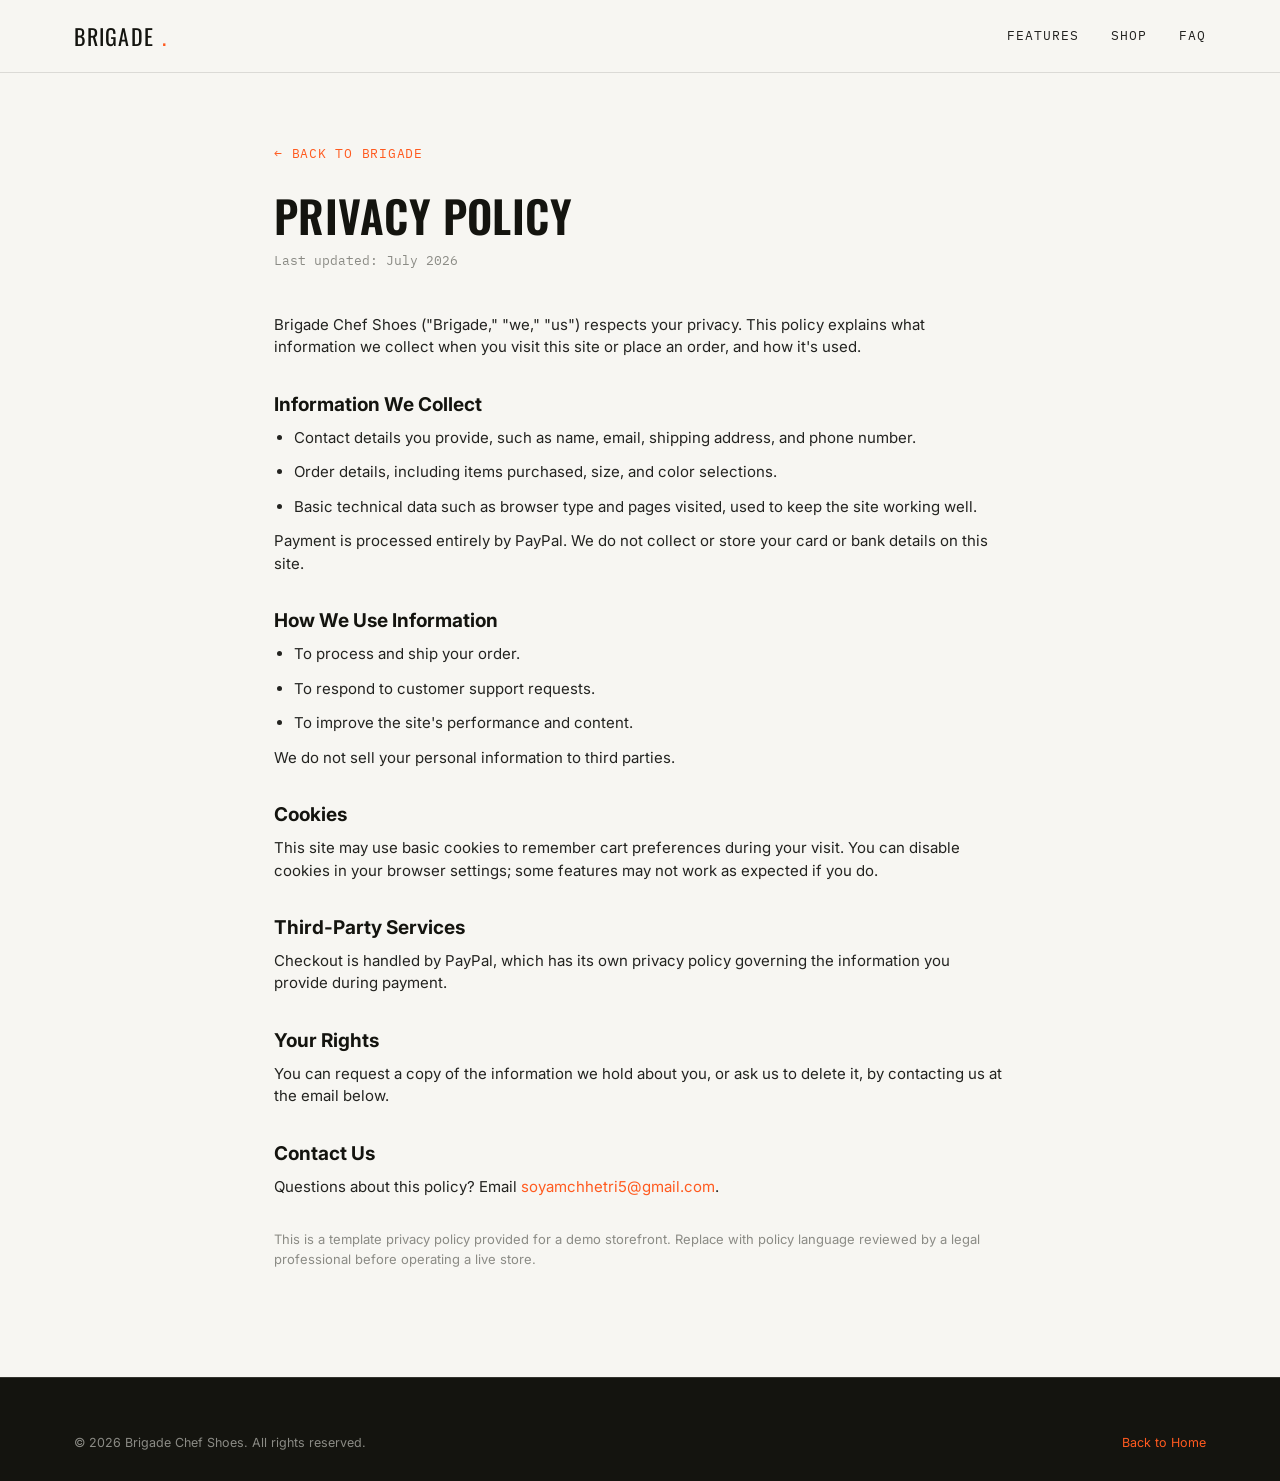
<file: privacy.html>
<!DOCTYPE html>
<html lang="en">
<head>
<meta charset="UTF-8">
<meta name="viewport" content="width=device-width, initial-scale=1.0">
<title>Privacy Policy — Brigade Chef Shoes</title>
<meta name="description" content="Brigade Chef Shoes privacy policy: how we collect, use, and protect your information.">
<link rel="canonical" href="https://xotakazi.github.io/Kitchen-Shoes-Chef-Shoes/privacy.html">
<link rel="preconnect" href="https://fonts.googleapis.com">
<link rel="preconnect" href="https://fonts.gstatic.com" crossorigin>
<link href="https://fonts.googleapis.com/css2?family=Oswald:wght@500;600;700&family=Inter:wght@400;500;600;700&family=IBM+Plex+Mono:wght@400;500;600&display=swap" rel="stylesheet">
<link rel="stylesheet" href="styles.css">
<style>
  .legal-main { padding: 140px 0 96px; }
  .legal-main .wrap { max-width: 780px; }
  .legal-main h1 { font-size: clamp(30px,4vw,44px); margin-bottom: 12px; }
  .legal-main .updated { font-family: var(--font-mono); font-size: 12.5px; color: var(--steel); margin-bottom: 44px; display: block; }
  .legal-main h2 { font-family: var(--font-body); text-transform: none; font-size: 19px; font-weight: 700; margin: 36px 0 12px; letter-spacing: 0; }
  .legal-main p, .legal-main li { font-size: 15px; color: var(--ink-soft); margin-bottom: 12px; }
  .legal-main ul { padding-left: 20px; margin-bottom: 12px; }
  .back-link { display: inline-flex; align-items: center; gap: 6px; font-family: var(--font-mono); font-size: 12.5px; text-transform: uppercase; letter-spacing: 0.06em; color: var(--flame); margin-bottom: 30px; }
</style>
</head>
<body>
<header class="nav">
  <div class="wrap">
    <a href="index.html" class="nav-logo">BRIGADE<span class="dot">.</span></a>
    <nav class="nav-links" id="navLinks">
      <a href="index.html#features">Features</a>
      <a href="index.html#shop">Shop</a>
      <a href="index.html#faq">FAQ</a>
    </nav>
    <button class="nav-toggle" id="navToggle" aria-label="Toggle menu" aria-expanded="false"><span></span><span></span><span></span></button>
  </div>
</header>

<main class="legal-main">
  <div class="wrap">
    <a href="index.html" class="back-link">← Back to Brigade</a>
    <h1>Privacy Policy</h1>
    <span class="updated">Last updated: July 2026</span>

    <p>Brigade Chef Shoes ("Brigade," "we," "us") respects your privacy. This policy explains what information we collect when you visit this site or place an order, and how it's used.</p>

    <h2>Information We Collect</h2>
    <ul>
      <li>Contact details you provide, such as name, email, shipping address, and phone number.</li>
      <li>Order details, including items purchased, size, and color selections.</li>
      <li>Basic technical data such as browser type and pages visited, used to keep the site working well.</li>
    </ul>
    <p>Payment is processed entirely by PayPal. We do not collect or store your card or bank details on this site.</p>

    <h2>How We Use Information</h2>
    <ul>
      <li>To process and ship your order.</li>
      <li>To respond to customer support requests.</li>
      <li>To improve the site's performance and content.</li>
    </ul>
    <p>We do not sell your personal information to third parties.</p>

    <h2>Cookies</h2>
    <p>This site may use basic cookies to remember cart preferences during your visit. You can disable cookies in your browser settings; some features may not work as expected if you do.</p>

    <h2>Third-Party Services</h2>
    <p>Checkout is handled by PayPal, which has its own privacy policy governing the information you provide during payment.</p>

    <h2>Your Rights</h2>
    <p>You can request a copy of the information we hold about you, or ask us to delete it, by contacting us at the email below.</p>

    <h2>Contact Us</h2>
    <p>Questions about this policy? Email <a href="mailto:soyamchhetri5@gmail.com" style="color:var(--flame);">soyamchhetri5@gmail.com</a>.</p>

    <p style="margin-top:32px; font-size:13px; color:var(--steel);">This is a template privacy policy provided for a demo storefront. Replace with policy language reviewed by a legal professional before operating a live store.</p>
  </div>
</main>

<footer>
  <div class="wrap footer-bottom" style="border-top:none; padding-top:0;">
    <span>&copy; <span id="year"></span> Brigade Chef Shoes. All rights reserved.</span>
    <a href="index.html" style="color:var(--flame);">Back to Home</a>
  </div>
</footer>

<script src="script.js"></script>
</body>
</html>
</file>
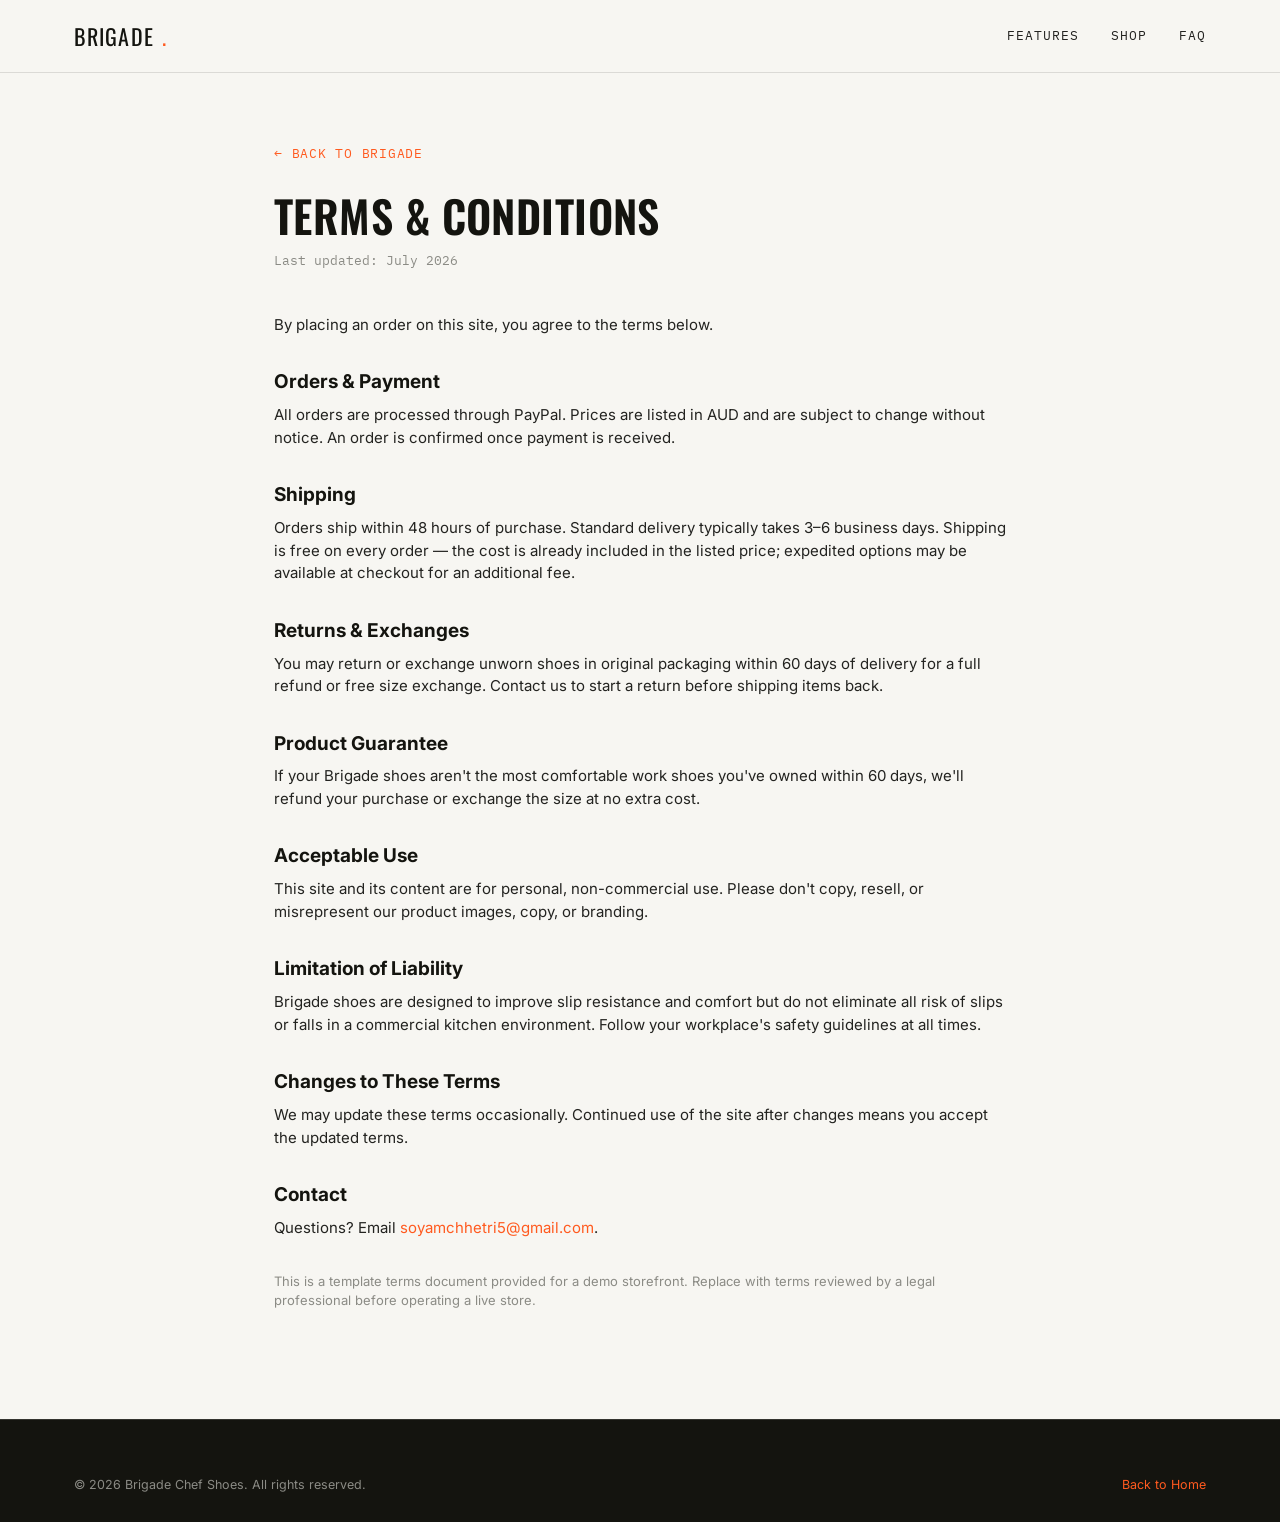
<file: terms.html>
<!DOCTYPE html>
<html lang="en">
<head>
<meta charset="UTF-8">
<meta name="viewport" content="width=device-width, initial-scale=1.0">
<title>Terms &amp; Conditions — Brigade Chef Shoes</title>
<meta name="description" content="Brigade Chef Shoes terms and conditions covering orders, shipping, returns, and site use.">
<link rel="canonical" href="https://xotakazi.github.io/Kitchen-Shoes-Chef-Shoes/terms.html">
<link rel="preconnect" href="https://fonts.googleapis.com">
<link rel="preconnect" href="https://fonts.gstatic.com" crossorigin>
<link href="https://fonts.googleapis.com/css2?family=Oswald:wght@500;600;700&family=Inter:wght@400;500;600;700&family=IBM+Plex+Mono:wght@400;500;600&display=swap" rel="stylesheet">
<link rel="stylesheet" href="styles.css">
<style>
  .legal-main { padding: 140px 0 96px; }
  .legal-main .wrap { max-width: 780px; }
  .legal-main h1 { font-size: clamp(30px,4vw,44px); margin-bottom: 12px; }
  .legal-main .updated { font-family: var(--font-mono); font-size: 12.5px; color: var(--steel); margin-bottom: 44px; display: block; }
  .legal-main h2 { font-family: var(--font-body); text-transform: none; font-size: 19px; font-weight: 700; margin: 36px 0 12px; letter-spacing: 0; }
  .legal-main p, .legal-main li { font-size: 15px; color: var(--ink-soft); margin-bottom: 12px; }
  .legal-main ul { padding-left: 20px; margin-bottom: 12px; }
  .back-link { display: inline-flex; align-items: center; gap: 6px; font-family: var(--font-mono); font-size: 12.5px; text-transform: uppercase; letter-spacing: 0.06em; color: var(--flame); margin-bottom: 30px; }
</style>
</head>
<body>
<header class="nav">
  <div class="wrap">
    <a href="index.html" class="nav-logo">BRIGADE<span class="dot">.</span></a>
    <nav class="nav-links" id="navLinks">
      <a href="index.html#features">Features</a>
      <a href="index.html#shop">Shop</a>
      <a href="index.html#faq">FAQ</a>
    </nav>
    <button class="nav-toggle" id="navToggle" aria-label="Toggle menu" aria-expanded="false"><span></span><span></span><span></span></button>
  </div>
</header>

<main class="legal-main">
  <div class="wrap">
    <a href="index.html" class="back-link">← Back to Brigade</a>
    <h1>Terms &amp; Conditions</h1>
    <span class="updated">Last updated: July 2026</span>

    <p>By placing an order on this site, you agree to the terms below.</p>

    <h2>Orders &amp; Payment</h2>
    <p>All orders are processed through PayPal. Prices are listed in AUD and are subject to change without notice. An order is confirmed once payment is received.</p>

    <h2>Shipping</h2>
    <p>Orders ship within 48 hours of purchase. Standard delivery typically takes 3–6 business days. Shipping is free on every order — the cost is already included in the listed price; expedited options may be available at checkout for an additional fee.</p>

    <h2>Returns &amp; Exchanges</h2>
    <p>You may return or exchange unworn shoes in original packaging within 60 days of delivery for a full refund or free size exchange. Contact us to start a return before shipping items back.</p>

    <h2>Product Guarantee</h2>
    <p>If your Brigade shoes aren't the most comfortable work shoes you've owned within 60 days, we'll refund your purchase or exchange the size at no extra cost.</p>

    <h2>Acceptable Use</h2>
    <p>This site and its content are for personal, non-commercial use. Please don't copy, resell, or misrepresent our product images, copy, or branding.</p>

    <h2>Limitation of Liability</h2>
    <p>Brigade shoes are designed to improve slip resistance and comfort but do not eliminate all risk of slips or falls in a commercial kitchen environment. Follow your workplace's safety guidelines at all times.</p>

    <h2>Changes to These Terms</h2>
    <p>We may update these terms occasionally. Continued use of the site after changes means you accept the updated terms.</p>

    <h2>Contact</h2>
    <p>Questions? Email <a href="mailto:soyamchhetri5@gmail.com" style="color:var(--flame);">soyamchhetri5@gmail.com</a>.</p>

    <p style="margin-top:32px; font-size:13px; color:var(--steel);">This is a template terms document provided for a demo storefront. Replace with terms reviewed by a legal professional before operating a live store.</p>
  </div>
</main>

<footer>
  <div class="wrap footer-bottom" style="border-top:none; padding-top:0;">
    <span>&copy; <span id="year"></span> Brigade Chef Shoes. All rights reserved.</span>
    <a href="index.html" style="color:var(--flame);">Back to Home</a>
  </div>
</footer>

<script src="script.js"></script>
</body>
</html>
</file>
<file: styles.css>
/* ============================================================
   BRIGADE — Chef Shoe Co.
   Design system: "The Ticket Rail"
   ============================================================ */

:root {
  --ink: #14140F;
  --ink-soft: #232320;
  --paper: #F7F6F2;
  --paper-dim: #EDEBE3;
  --flame: #FF5A1F;
  --flame-dark: #E14A15;
  --amber: #E8863A;
  --steel: #8B8B85;
  --steel-light: #C9C7BE;
  --line: rgba(20,20,15,0.12);
  --line-on-dark: rgba(247,246,242,0.14);

  --font-display: 'Oswald', 'Arial Narrow', sans-serif;
  --font-body: 'Inter', -apple-system, BlinkMacSystemFont, sans-serif;
  --font-mono: 'IBM Plex Mono', 'Courier New', monospace;

  --radius: 3px;
  --container: 1180px;
}

* { margin: 0; padding: 0; box-sizing: border-box; }

html { scroll-behavior: smooth; }

body {
  font-family: var(--font-body);
  background: var(--paper);
  color: var(--ink);
  line-height: 1.5;
  -webkit-font-smoothing: antialiased;
  overflow-x: hidden;
}

img, svg { display: block; max-width: 100%; }

a { color: inherit; text-decoration: none; }

.wrap {
  max-width: var(--container);
  margin: 0 auto;
  padding: 0 24px;
}

h1, h2, h3, h4 {
  font-family: var(--font-display);
  text-transform: uppercase;
  letter-spacing: 0.01em;
  font-weight: 600;
  line-height: 1.05;
}

.eyebrow {
  font-family: var(--font-mono);
  font-size: 12px;
  letter-spacing: 0.12em;
  text-transform: uppercase;
  color: var(--flame);
  display: flex;
  align-items: center;
  gap: 8px;
  margin-bottom: 14px;
}
.eyebrow::before {
  content: '';
  width: 18px;
  height: 1px;
  background: var(--flame);
  display: inline-block;
}

.btn {
  display: inline-flex;
  align-items: center;
  justify-content: center;
  gap: 10px;
  font-family: var(--font-mono);
  font-size: 13px;
  letter-spacing: 0.08em;
  text-transform: uppercase;
  padding: 16px 30px;
  border-radius: var(--radius);
  border: 1.5px solid transparent;
  cursor: pointer;
  transition: transform 0.15s ease, background 0.15s ease, color 0.15s ease, border-color .15s ease;
  white-space: nowrap;
}
.btn:active { transform: scale(0.97); }

.btn-primary {
  background: var(--flame);
  color: var(--paper);
}
.btn-primary:hover { background: var(--flame-dark); }

.btn-ghost {
  background: transparent;
  color: var(--ink);
  border-color: var(--ink);
}
.btn-ghost:hover { background: var(--ink); color: var(--paper); }

.btn-on-dark {
  background: transparent;
  color: var(--paper);
  border-color: var(--line-on-dark);
}
.btn-on-dark:hover { background: var(--paper); color: var(--ink); }

/* Perforated ticket edge */
.ticket-edge {
  position: relative;
}
.ticket-edge::before {
  content: '';
  position: absolute;
  top: -1px; left: 0; right: 0;
  height: 10px;
  background-image: radial-gradient(circle at 10px 0, transparent 5px, var(--paper) 5.5px);
  background-size: 20px 10px;
  background-repeat: repeat-x;
}

/* ============ SKIP LINK / FOCUS ============ */
.skip-link {
  position: absolute;
  left: -999px;
  top: 0;
  background: var(--flame);
  color: #fff;
  padding: 12px 20px;
  z-index: 1000;
  font-family: var(--font-mono);
  font-size: 13px;
}
.skip-link:focus { left: 0; }

:focus-visible {
  outline: 2px solid var(--flame);
  outline-offset: 3px;
}

/* ============ NAV ============ */
.nav {
  position: fixed;
  top: 0; left: 0; right: 0;
  z-index: 500;
  background: rgba(247,246,242,0.92);
  backdrop-filter: blur(8px);
  border-bottom: 1px solid var(--line);
  transition: background .2s ease;
}
.nav .wrap {
  display: flex;
  align-items: center;
  justify-content: space-between;
  height: 72px;
}
.nav-logo {
  font-family: var(--font-display);
  font-size: 22px;
  letter-spacing: 0.05em;
  display: flex;
  align-items: center;
  gap: 8px;
}
.nav-logo .dot { color: var(--flame); }
.nav-links {
  display: flex;
  gap: 32px;
  align-items: center;
}
.nav-links a {
  font-family: var(--font-mono);
  font-size: 12.5px;
  text-transform: uppercase;
  letter-spacing: 0.08em;
  color: var(--ink-soft);
  padding: 6px 0;
  border-bottom: 1.5px solid transparent;
  transition: border-color .15s ease, color .15s ease;
}
.nav-links a:hover { border-color: var(--flame); color: var(--ink); }
.nav-cta { display: none; }
.nav-toggle {
  display: none;
  background: none;
  border: none;
  cursor: pointer;
  width: 32px; height: 32px;
  flex-direction: column;
  justify-content: center;
  gap: 5px;
}
.nav-toggle span {
  display: block;
  height: 2px;
  background: var(--ink);
  width: 100%;
}

@media (max-width: 860px) {
  .nav-links {
    position: fixed;
    top: 72px; left: 0; right: 0;
    background: var(--paper);
    flex-direction: column;
    align-items: flex-start;
    gap: 0;
    border-bottom: 1px solid var(--line);
    transform: translateY(-8px);
    opacity: 0;
    pointer-events: none;
    transition: transform .2s ease, opacity .2s ease;
  }
  .nav-links.open {
    transform: translateY(0);
    opacity: 1;
    pointer-events: auto;
  }
  .nav-links a {
    width: 100%;
    padding: 16px 24px;
    border-bottom: 1px solid var(--line);
    border-left: 3px solid transparent;
  }
  .nav-links a:hover { border-left-color: var(--flame); border-bottom-color: var(--line); }
  .nav-toggle { display: flex; }
}

/* ============ HERO ============ */
.hero {
  position: relative;
  padding: 128px 0 72px;
  background: var(--paper);
  overflow: hidden;
}
.hero .wrap {
  display: grid;
  grid-template-columns: 1.05fr 0.95fr;
  gap: 48px;
  align-items: center;
}
.hero-copy h1 {
  font-size: clamp(38px, 5.4vw, 68px);
  margin-bottom: 22px;
}
.hero-copy h1 .accent { color: var(--flame); }
.hero-sub {
  font-size: 18px;
  color: var(--ink-soft);
  max-width: 460px;
  margin-bottom: 34px;
}
.hero-actions {
  display: flex;
  gap: 16px;
  flex-wrap: wrap;
  margin-bottom: 36px;
}
.hero-meta {
  display: flex;
  gap: 28px;
  font-family: var(--font-mono);
  font-size: 12px;
  color: var(--steel);
  text-transform: uppercase;
  letter-spacing: 0.06em;
  flex-wrap: wrap;
}
.hero-meta span { color: var(--ink); font-weight: 600; }

.hero-visual {
  position: relative;
  aspect-ratio: 1/1;
  display: flex;
  align-items: center;
  justify-content: center;
}
.hero-visual .tread-bg {
  position: absolute;
  inset: 0;
  z-index: 0;
  opacity: 0.5;
}
.hero-visual svg.shoe-hero {
  position: relative;
  z-index: 1;
  width: 92%;
}
.price-tag {
  position: absolute;
  bottom: 6%;
  right: 2%;
  background: var(--ink);
  color: var(--paper);
  padding: 14px 20px;
  border-radius: var(--radius);
  font-family: var(--font-mono);
  z-index: 2;
  box-shadow: 0 12px 28px rgba(20,20,15,0.25);
}
.price-tag .label { font-size: 10px; letter-spacing: 0.1em; color: var(--steel-light); text-transform: uppercase; }
.price-tag .amount { font-size: 22px; color: var(--flame); font-weight: 600; }

@media (max-width: 860px) {
  .hero { padding: 104px 0 56px; }
  .hero .wrap { grid-template-columns: 1fr; }
  .hero-visual { order: -1; max-width: 340px; margin: 0 auto 8px; }
  .hero-sub { max-width: none; }
}

/* ============ MARQUEE STRIP ============ */
.marquee-strip {
  background: var(--ink);
  color: var(--paper);
  overflow: hidden;
  border-top: 1px solid var(--line-on-dark);
  border-bottom: 1px solid var(--line-on-dark);
}
.marquee-track {
  display: flex;
  width: max-content;
  animation: scroll-left 28s linear infinite;
}
.marquee-track span {
  font-family: var(--font-mono);
  font-size: 12.5px;
  letter-spacing: 0.1em;
  text-transform: uppercase;
  padding: 14px 32px;
  white-space: nowrap;
  color: var(--steel-light);
  border-right: 1px solid var(--line-on-dark);
}
.marquee-track span strong { color: var(--flame); }
@keyframes scroll-left {
  from { transform: translateX(0); }
  to { transform: translateX(-50%); }
}
@media (prefers-reduced-motion: reduce) {
  .marquee-track { animation: none; }
}

/* ============ SECTION SHELL ============ */
section { padding: 96px 0; }
.section-head {
  max-width: 620px;
  margin-bottom: 56px;
}
.section-head h2 {
  font-size: clamp(28px, 3.6vw, 42px);
  margin-bottom: 14px;
}
.section-head p {
  color: var(--steel);
  font-size: 16px;
}
.section-head.center { margin-left: auto; margin-right: auto; text-align: center; }

/* ============ FEATURES (ticket cards) ============ */
.features-grid {
  display: grid;
  grid-template-columns: repeat(5, 1fr);
  gap: 0;
  border-top: 1px solid var(--line);
  border-left: 1px solid var(--line);
}
.feature-card {
  border-right: 1px solid var(--line);
  border-bottom: 1px solid var(--line);
  padding: 30px 22px;
  position: relative;
  background: var(--paper);
  transition: background .2s ease;
}
.feature-card:hover { background: var(--paper-dim); }
.feature-num {
  font-family: var(--font-mono);
  font-size: 11px;
  color: var(--flame);
  letter-spacing: 0.08em;
  margin-bottom: 20px;
  display: block;
}
.feature-card .ic { width: 34px; height: 34px; margin-bottom: 18px; color: var(--ink); }
.feature-card h3 {
  font-size: 15px;
  letter-spacing: 0.02em;
  margin-bottom: 8px;
}
.feature-card p {
  font-size: 13.5px;
  color: var(--steel);
  line-height: 1.5;
}

@media (max-width: 980px) {
  .features-grid { grid-template-columns: repeat(2, 1fr); }
}
@media (max-width: 560px) {
  .features-grid { grid-template-columns: 1fr; }
}

/* ============ SHIFT TIMELINE (signature element) ============ */
.shift {
  background: var(--ink);
  color: var(--paper);
}
.shift .section-head p { color: var(--steel-light); }
.shift .section-head h2 { color: var(--paper); }
.shift .eyebrow { color: var(--flame); }

.shift-line {
  position: relative;
  padding: 40px 0 20px;
}
.shift-track {
  position: relative;
  height: 3px;
  background: var(--line-on-dark);
  border-radius: 2px;
  margin: 0 6px;
}
.shift-fill {
  position: absolute;
  left: 0; top: 0; bottom: 0;
  width: 0%;
  background: linear-gradient(90deg, var(--flame), var(--amber));
  border-radius: 2px;
  transition: width 1.4s cubic-bezier(.2,.8,.2,1);
}
.shift-points {
  display: grid;
  grid-template-columns: repeat(4, 1fr);
  margin-top: 28px;
}
.shift-point {
  position: relative;
  padding-left: 4px;
  border-left: 2px solid var(--line-on-dark);
}
.shift-point .hr {
  font-family: var(--font-mono);
  color: var(--flame);
  font-size: 12px;
  letter-spacing: 0.08em;
  text-transform: uppercase;
  margin-bottom: 6px;
  display: block;
}
.shift-point h4 {
  font-size: 16px;
  margin-bottom: 6px;
  letter-spacing: 0.01em;
}
.shift-point p {
  font-size: 13px;
  color: var(--steel-light);
  max-width: 220px;
}
@media (max-width: 780px) {
  .shift-points { grid-template-columns: repeat(2, 1fr); gap: 28px 0; }
}
@media (max-width: 480px) {
  .shift-points { grid-template-columns: 1fr; gap: 24px; }
}

/* ============ WHY CHOOSE US ============ */
.why-grid {
  display: grid;
  grid-template-columns: repeat(4, 1fr);
  gap: 24px;
}
.why-card {
  padding: 28px 22px;
  border: 1px solid var(--line);
  border-radius: var(--radius);
  background: #fff;
}
.why-card .ic { width: 30px; height: 30px; color: var(--flame); margin-bottom: 16px; }
.why-card h3 { font-size: 15px; margin-bottom: 8px; }
.why-card p { font-size: 13.5px; color: var(--steel); }
@media (max-width: 860px) { .why-grid { grid-template-columns: repeat(2, 1fr); } }
@media (max-width: 520px) { .why-grid { grid-template-columns: 1fr; } }

/* ============ PRODUCT SHOWCASE ============ */
.showcase { background: var(--paper-dim); }
.showcase-inner {
  display: grid;
  grid-template-columns: 1fr 1fr;
  gap: 64px;
  align-items: start;
}
.gallery-main {
  position: relative;
  background: #fff;
  border: 1px solid var(--line);
  border-radius: var(--radius);
  aspect-ratio: 4/3.4;
  display: flex;
  align-items: center;
  justify-content: center;
  padding: 30px;
  overflow: hidden;
}
.gallery-main svg { width: 78%; }
.gallery-thumbs {
  display: grid;
  grid-template-columns: repeat(4, 1fr);
  gap: 12px;
  margin-top: 12px;
}
.gallery-thumbs button {
  background: #fff;
  border: 1px solid var(--line);
  border-radius: var(--radius);
  padding: 12px;
  cursor: pointer;
  aspect-ratio: 1;
  display: flex;
  align-items: center;
  justify-content: center;
  transition: border-color .15s ease;
}
.gallery-thumbs button.active,
.gallery-thumbs button:hover { border-color: var(--flame); }
.gallery-thumbs svg { width: 100%; }

.buy-panel { padding-top: 4px; }
.buy-panel .eyebrow { margin-bottom: 12px; }
.buy-panel h2 {
  font-size: clamp(26px, 3.2vw, 34px);
  margin-bottom: 10px;
}
.stars { color: var(--flame); font-size: 14px; margin-bottom: 18px; letter-spacing: 2px; }
.stars span { color: var(--steel); font-family: var(--font-mono); font-size: 12px; letter-spacing: 0; margin-left: 8px; }

.price-row {
  display: flex;
  align-items: baseline;
  gap: 14px;
  margin-bottom: 24px;
  font-family: var(--font-mono);
}
.price-row .now { font-size: 30px; font-weight: 600; color: var(--ink); }
.price-row .was { font-size: 17px; color: var(--steel); text-decoration: line-through; }
.price-row .save {
  background: var(--flame);
  color: #fff;
  font-size: 11px;
  padding: 4px 8px;
  border-radius: 2px;
  letter-spacing: 0.05em;
}

.option-block { margin-bottom: 26px; }
.option-label {
  font-family: var(--font-mono);
  font-size: 12px;
  text-transform: uppercase;
  letter-spacing: 0.08em;
  color: var(--steel);
  margin-bottom: 10px;
  display: flex;
  justify-content: space-between;
}
.size-grid {
  display: grid;
  grid-template-columns: repeat(6, 1fr);
  gap: 8px;
}
.size-grid button {
  font-family: var(--font-mono);
  font-size: 13px;
  padding: 12px 0;
  border: 1px solid var(--line);
  background: #fff;
  border-radius: var(--radius);
  cursor: pointer;
  transition: all .15s ease;
}
.size-grid button:hover { border-color: var(--ink); }
.size-grid button.selected {
  background: var(--ink);
  color: var(--paper);
  border-color: var(--ink);
}
.size-grid button:disabled {
  color: var(--steel-light);
  text-decoration: line-through;
  cursor: not-allowed;
  background: var(--paper-dim);
}

.color-grid { display: flex; gap: 10px; }
.color-swatch {
  width: 40px; height: 40px;
  border-radius: 50%;
  border: 2px solid transparent;
  cursor: pointer;
  position: relative;
  display: flex;
  align-items: center;
  justify-content: center;
}
.color-swatch .core { width: 30px; height: 30px; border-radius: 50%; border: 1px solid var(--line); }
.color-swatch.selected { border-color: var(--flame); }

.qty-row { display: flex; align-items: center; gap: 14px; }
.qty-control {
  display: flex;
  align-items: center;
  border: 1px solid var(--line);
  border-radius: var(--radius);
  overflow: hidden;
}
.qty-control button {
  width: 40px; height: 40px;
  background: #fff;
  border: none;
  cursor: pointer;
  font-family: var(--font-mono);
  font-size: 16px;
}
.qty-control button:hover { background: var(--paper-dim); }
.qty-control input {
  width: 44px;
  text-align: center;
  border: none;
  border-left: 1px solid var(--line);
  border-right: 1px solid var(--line);
  font-family: var(--font-mono);
  height: 40px;
}

.buy-actions { margin-top: 30px; display: flex; flex-direction: column; gap: 12px; }
.buy-actions .btn { width: 100%; padding: 18px; font-size: 14px; }
.paypal-slot { margin-top: 4px; }
.trust-row {
  display: flex;
  gap: 18px;
  margin-top: 22px;
  flex-wrap: wrap;
  font-family: var(--font-mono);
  font-size: 11.5px;
  color: var(--steel);
  letter-spacing: 0.04em;
}
.trust-row span { display: flex; align-items: center; gap: 6px; }
.trust-row .ic { width: 14px; height: 14px; }

.size-note {
  font-size: 12.5px;
  color: var(--steel);
  margin-top: 10px;
}
.size-note button {
  background: none;
  border: none;
  color: var(--ink);
  text-decoration: underline;
  cursor: pointer;
  font-size: 12.5px;
  padding: 0;
}

@media (max-width: 900px) {
  .showcase-inner { grid-template-columns: 1fr; gap: 36px; }
}

/* ============ REVIEWS ============ */
.reviews-grid {
  display: grid;
  grid-template-columns: repeat(3, 1fr);
  gap: 22px;
}
.review-card {
  background: #fff;
  border: 1px solid var(--line);
  border-radius: var(--radius);
  padding: 26px 24px;
  position: relative;
}
.review-card::after {
  content: '';
  position: absolute;
  top: 0; bottom: 0; left: 0;
  width: 3px;
  background: var(--flame);
  border-radius: var(--radius) 0 0 var(--radius);
}
.review-stars { color: var(--flame); font-size: 13px; margin-bottom: 14px; letter-spacing: 2px; }
.review-card p.quote { font-size: 14.5px; color: var(--ink-soft); margin-bottom: 20px; }
.review-who {
  display: flex;
  align-items: center;
  gap: 12px;
  font-family: var(--font-mono);
  font-size: 12px;
}
.review-avatar {
  width: 36px; height: 36px;
  border-radius: 50%;
  background: var(--ink);
  color: var(--paper);
  display: flex;
  align-items: center;
  justify-content: center;
  font-family: var(--font-display);
  font-size: 14px;
}
.review-who strong { display: block; font-family: var(--font-body); font-size: 13.5px; font-weight: 600; }
.review-who span { color: var(--steel); }

@media (max-width: 900px) { .reviews-grid { grid-template-columns: 1fr 1fr; } }
@media (max-width: 600px) { .reviews-grid { grid-template-columns: 1fr; } }

/* ============ FAQ ============ */
.faq-list { max-width: 760px; }
.faq-item {
  border-bottom: 1px solid var(--line);
}
.faq-q {
  width: 100%;
  text-align: left;
  background: none;
  border: none;
  padding: 22px 4px;
  display: flex;
  justify-content: space-between;
  align-items: center;
  cursor: pointer;
  font-family: var(--font-body);
  font-size: 16.5px;
  font-weight: 600;
  color: var(--ink);
  gap: 20px;
}
.faq-q .plus {
  font-family: var(--font-mono);
  font-size: 20px;
  color: var(--flame);
  transition: transform .2s ease;
  flex-shrink: 0;
}
.faq-item.open .faq-q .plus { transform: rotate(45deg); }
.faq-a {
  max-height: 0;
  overflow: hidden;
  transition: max-height .25s ease;
}
.faq-a-inner {
  padding: 0 4px 22px;
  color: var(--steel);
  font-size: 14.5px;
  max-width: 640px;
}

/* ============ CLOSING CTA ============ */
.closing-cta {
  background: var(--ink);
  color: var(--paper);
  text-align: center;
  padding: 90px 0;
}
.closing-cta h2 { font-size: clamp(28px, 4vw, 44px); margin-bottom: 18px; color: var(--paper); }
.closing-cta p { color: var(--steel-light); max-width: 480px; margin: 0 auto 32px; }

/* ============ FOOTER ============ */
footer {
  background: var(--ink);
  color: var(--steel-light);
  padding: 56px 0 28px;
  border-top: 1px solid var(--line-on-dark);
}
.footer-grid {
  display: grid;
  grid-template-columns: 1.4fr repeat(3, 1fr);
  gap: 32px;
  padding-bottom: 40px;
  border-bottom: 1px solid var(--line-on-dark);
}
.footer-brand .nav-logo { color: var(--paper); margin-bottom: 14px; }
.footer-brand p { font-size: 13.5px; max-width: 260px; color: var(--steel); }
.footer-col h4 {
  font-family: var(--font-mono);
  font-size: 12px;
  letter-spacing: 0.1em;
  color: var(--paper);
  margin-bottom: 16px;
  text-transform: uppercase;
}
.footer-col ul { list-style: none; display: flex; flex-direction: column; gap: 10px; }
.footer-col a { font-size: 13.5px; color: var(--steel-light); transition: color .15s ease; }
.footer-col a:hover { color: var(--flame); }
.footer-bottom {
  display: flex;
  justify-content: space-between;
  align-items: center;
  padding-top: 24px;
  font-size: 12.5px;
  color: var(--steel);
  flex-wrap: wrap;
  gap: 12px;
}
@media (max-width: 780px) {
  .footer-grid { grid-template-columns: 1fr 1fr; }
}
@media (max-width: 480px) {
  .footer-grid { grid-template-columns: 1fr; }
}

/* ============ REVEAL ANIMATION ============ */
.reveal {
  opacity: 0;
  transform: translateY(16px);
  transition: opacity .6s ease, transform .6s ease;
}
.reveal.in { opacity: 1; transform: translateY(0); }
@media (prefers-reduced-motion: reduce) {
  .reveal { opacity: 1; transform: none; transition: none; }
}

/* ============ TOAST ============ */
.toast {
  position: fixed;
  bottom: 24px;
  left: 50%;
  transform: translate(-50%, 20px);
  background: var(--ink);
  color: var(--paper);
  font-family: var(--font-mono);
  font-size: 13px;
  padding: 14px 22px;
  border-radius: var(--radius);
  z-index: 900;
  opacity: 0;
  pointer-events: none;
  transition: opacity .25s ease, transform .25s ease;
  border-left: 3px solid var(--flame);
}
.toast.show { opacity: 1; transform: translate(-50%, 0); pointer-events: auto; }

@media (max-width: 640px) {
  section { padding: 64px 0; }
}
</file>
